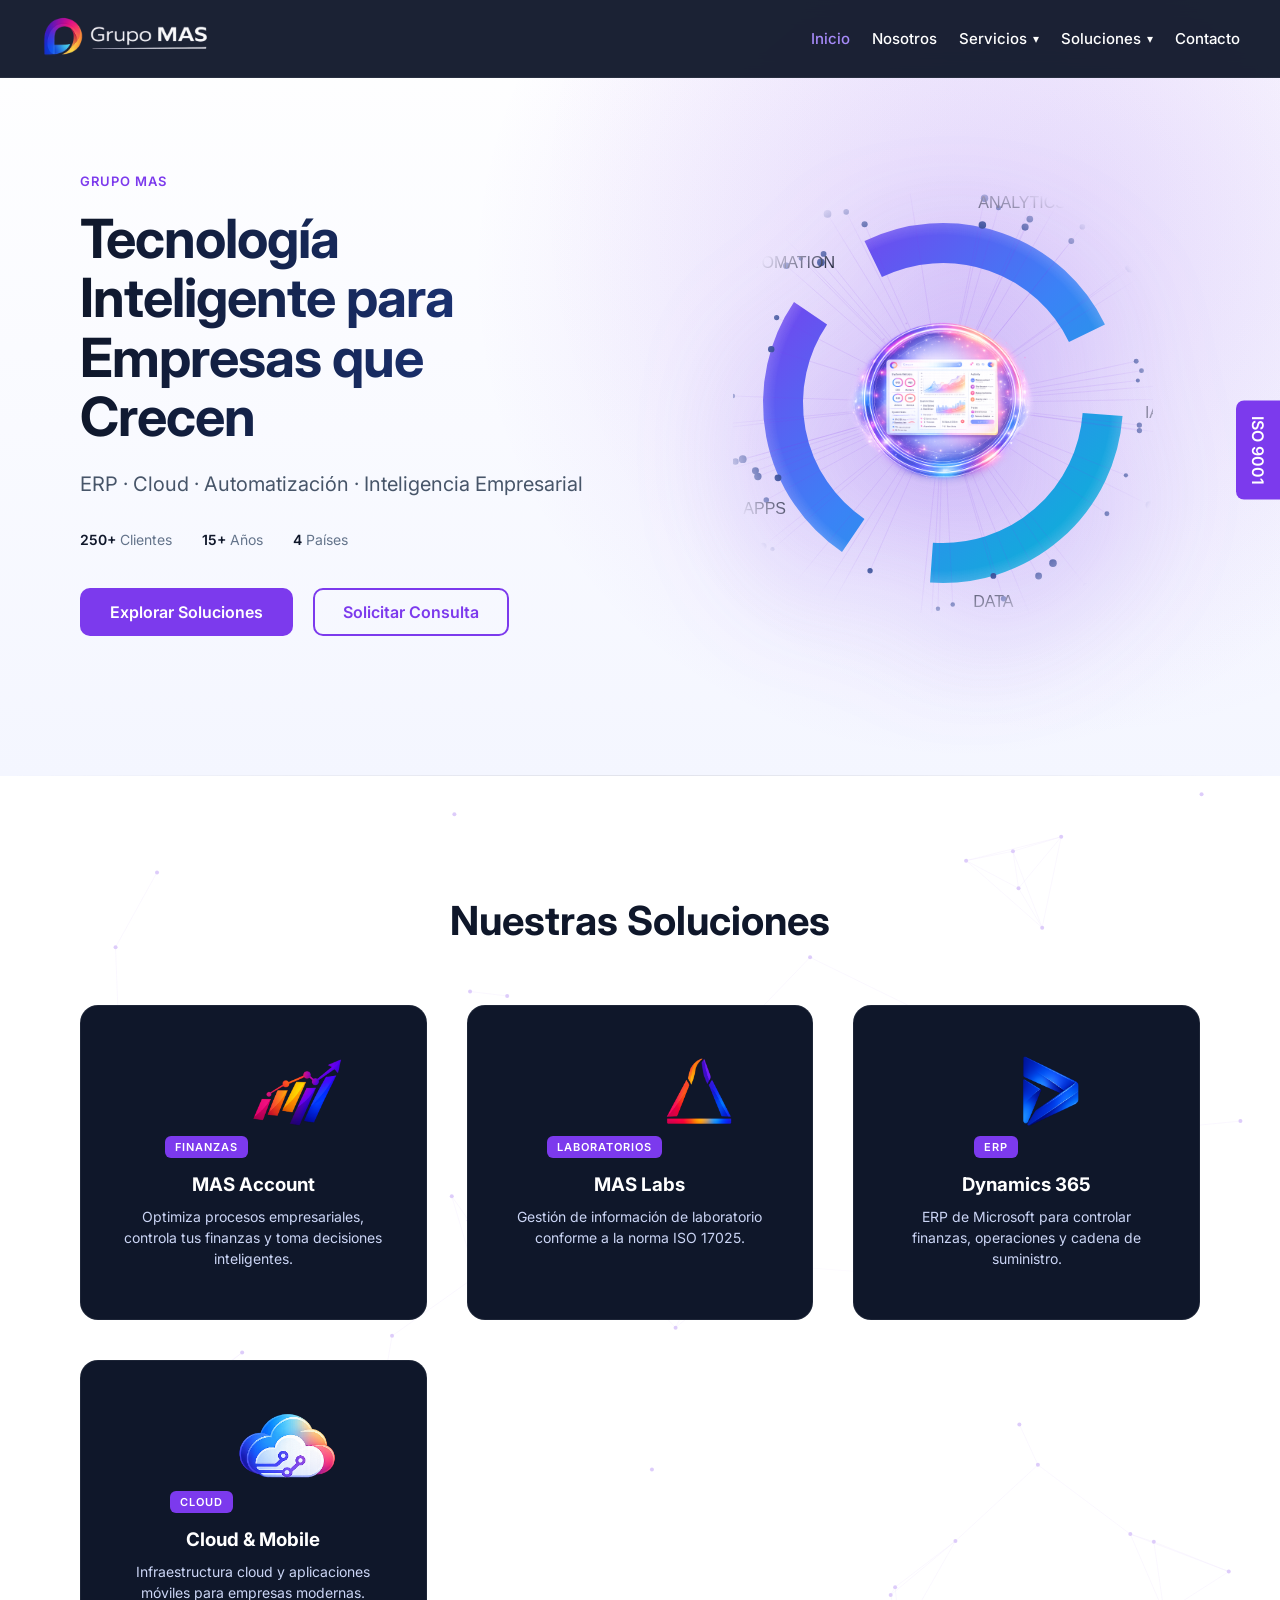
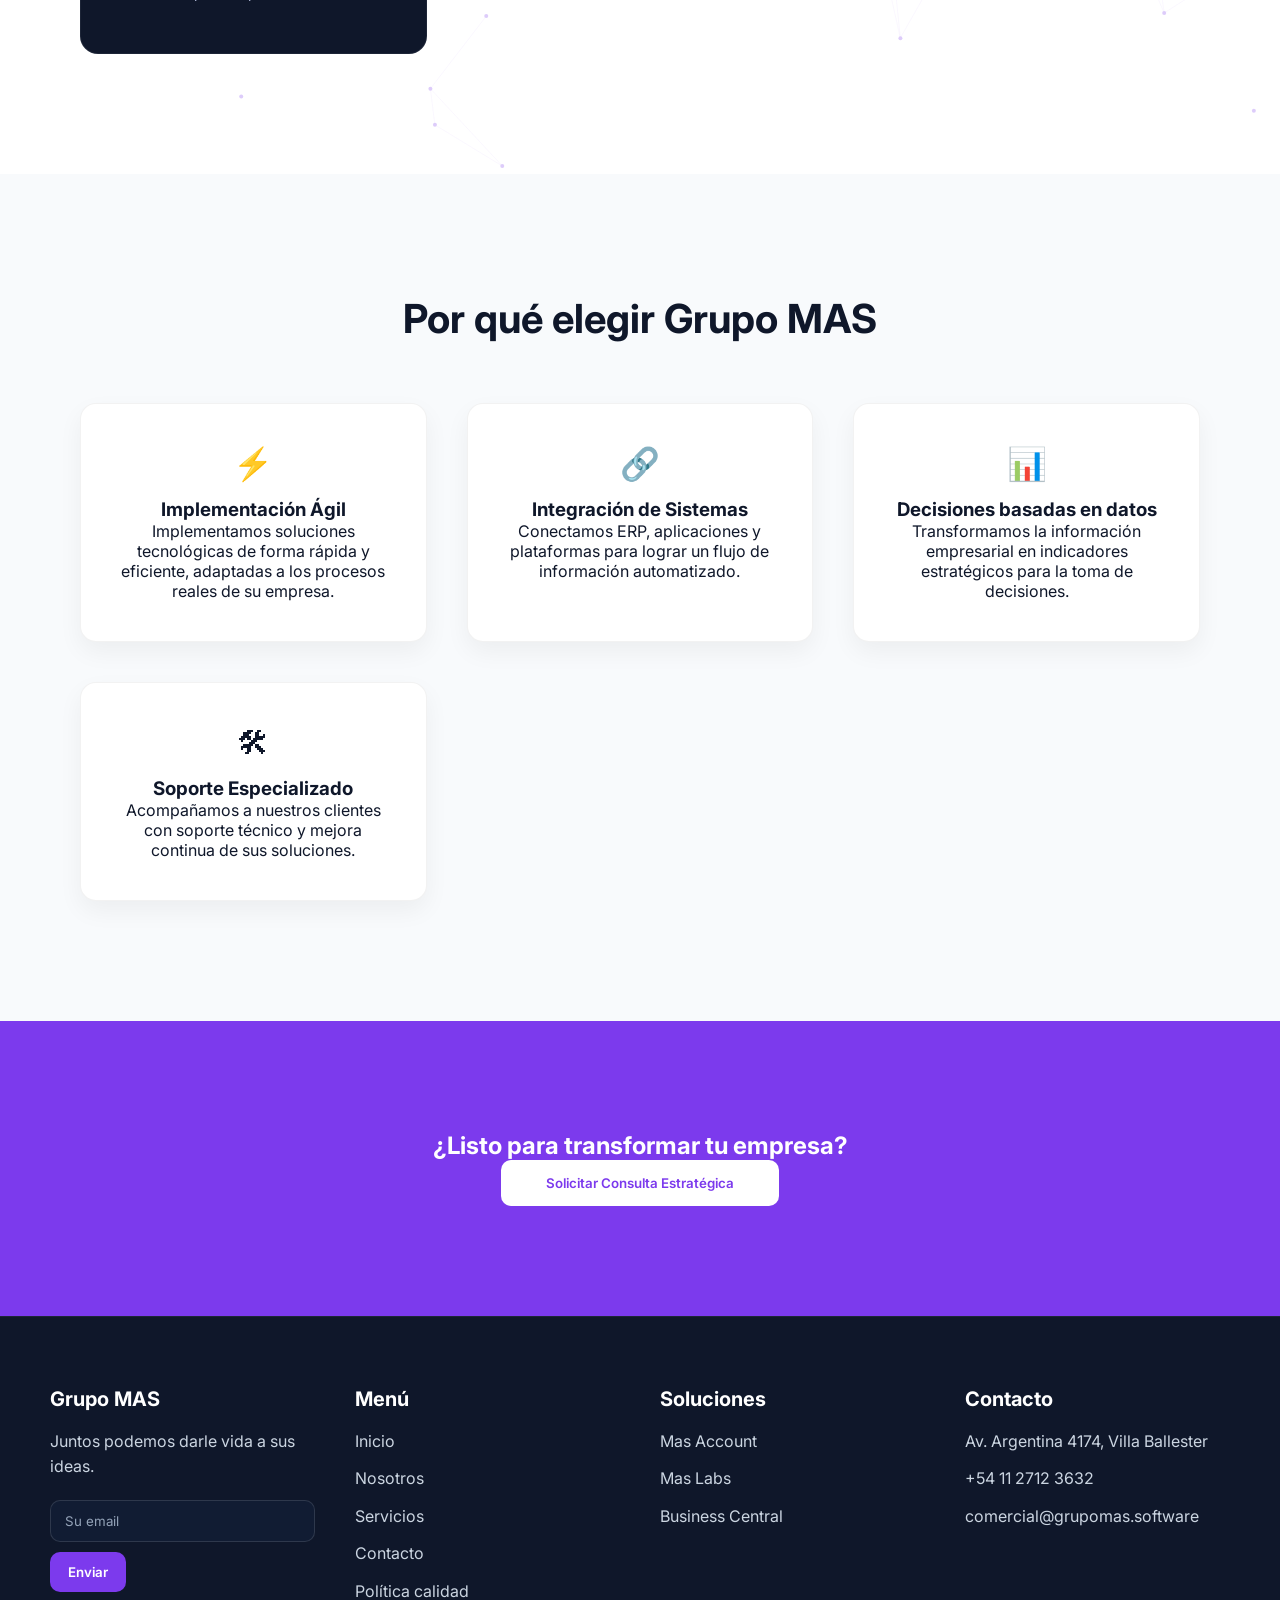
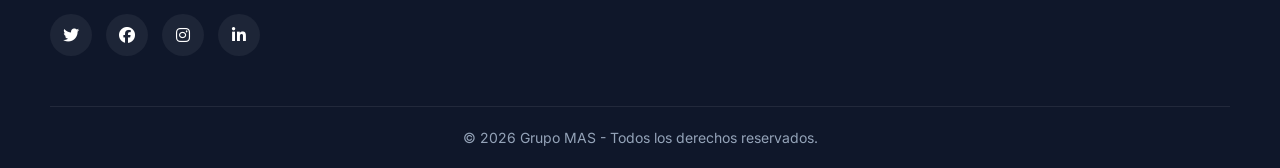
<file: grupomas_pro_website/index.html>
<!DOCTYPE html>
<html lang="es">
<head>
<meta charset="UTF-8">
<meta name="viewport" content="width=device-width, initial-scale=1.0">
<title>Grupo MAS | Tecnología Empresarial</title>

<link href="https://fonts.googleapis.com/css2?family=Inter:wght@400;500;600;700&display=swap" rel="stylesheet">
<link rel="stylesheet" href="https://cdnjs.cloudflare.com/ajax/libs/font-awesome/6.5.2/css/all.min.css">

<style>
/* ================= ISO LATERAL ================= */
.iso-tab{
position:fixed;
right:0;
top:50%;
transform:translateY(-50%);
z-index:9999;
display:flex;
align-items:center;
}

.iso-button{
background:#7c3aed;
color:white;
padding:15px 12px;
font-weight:600;
cursor:pointer;
border-radius:8px 0 0 8px;
writing-mode:vertical-rl;
text-orientation:mixed;
}

.iso-panel{
width:0;
overflow:hidden;
background:white;
transition:width 0.4s ease;
box-shadow:-5px 0 20px rgba(0,0,0,0.2);
display:flex;
align-items:center;
justify-content:center;
}

.iso-panel img{
width:100%;
height:auto;
max-width:300px;
margin:20px;
}

.iso-panel.open{
width:340px;
}

/* ================= RESET ================= */
*{
margin:0;
padding:0;
box-sizing:border-box;
font-family:'Inter',sans-serif;
}

body{
background:#ffffff;
color:#0f172a;
overflow-x:hidden;
}

html{
scroll-behavior:smooth;
}

a{
text-decoration:none;
color:inherit;
}

/* ================= NAVBAR ================= */
.navbar{
position:fixed;
top:0;
left:0;
width:100%;
height:78px;
display:flex;
align-items:center;
z-index:1000;
background:rgba(15,23,42,0.95);
backdrop-filter:blur(10px);
border-bottom:1px solid rgba(255,255,255,0.06);
}

.navbar-inner{
width:min(1200px, calc(100% - 40px));
margin:0 auto;
display:flex;
align-items:center;
justify-content:space-between;
gap:20px;
}

.logo-link{
display:flex;
align-items:center;
flex-shrink:0;
}

.logo{
height:46px;
width:auto;
max-height:46px;
object-fit:contain;
display:block;
}

.nav-links{
list-style:none;
display:flex;
align-items:center;
gap:22px;
}

.nav-links > li{
position:relative;
}

.nav-links a{
color:#fff;
font-size:15px;
font-weight:500;
transition:0.3s;
display:flex;
align-items:center;
gap:6px;
}

.nav-links a:hover,
.nav-links a.active{
color:#a78bfa;
}

.arrow{
font-size:12px;
}

.nav-cta{
padding:10px 16px;
background:#7c3aed;
border-radius:10px;
font-weight:700;
}

.nav-cta:hover{
background:#6d28d9;
color:#fff !important;
}

.has-dropdown .dropdown-menu{
position:absolute;
top:calc(100% + 14px);
left:0;
min-width:220px;
background:#ffffff;
border:1px solid rgba(15,23,42,0.08);
border-radius:16px;
box-shadow:0 20px 40px rgba(15,23,42,0.12);
padding:10px 0;
list-style:none;
opacity:0;
visibility:hidden;
transform:translateY(8px);
transition:all 0.25s ease;
z-index:1001;
}

.has-dropdown:hover .dropdown-menu{
opacity:1;
visibility:visible;
transform:translateY(0);
}

.dropdown-menu li{
width:100%;
}

.dropdown-menu a{
color:#0f172a;
padding:11px 16px;
display:block;
font-size:14px;
font-weight:500;
}

.dropdown-menu a:hover{
background:#f8fafc;
color:#7c3aed;
}

.nav-toggle{
display:none;
background:none;
border:none;
color:white;
font-size:28px;
cursor:pointer;
}

/* ================= HERO ================= */
.hero{
padding:170px 80px 140px;
position:relative;
overflow:hidden;
background:
radial-gradient(circle at 75% 35%, rgba(124,58,237,0.15) 0%, transparent 45%),
linear-gradient(180deg,#ffffff 0%,#f4f6ff 100%);
}

/* halo grande decorativo */
.hero::before{
content:"";
position:absolute;
width:1100px;
height:1100px;
background:radial-gradient(circle, rgba(124,58,237,0.08) 0%, transparent 70%);
top:-350px;
right:-350px;
z-index:0;
}

/* línea inferior elegante */
.hero::after{
content:"";
position:absolute;
bottom:0;
left:0;
width:100%;
height:1px;
background:linear-gradient(90deg, transparent, rgba(0,0,0,0.08), transparent);
}

.hero-container{
position:relative;
z-index:1;
max-width:1200px;
margin:auto;
display:flex;
align-items:center;
justify-content:space-between;
gap:90px;
}

.hero-text{
flex:1;
}

.hero-badge{
display:inline-block;
font-size:13px;
font-weight:600;
letter-spacing:1px;
text-transform:uppercase;
color:#7c3aed;
margin-bottom:20px;
}

.hero-text h1{
font-size:54px;
font-weight:700;
line-height:1.1;
margin-bottom:25px;
letter-spacing:-1px;
background:linear-gradient(90deg,#0f172a,#1e3a8a);
-webkit-background-clip:text;
-webkit-text-fill-color:transparent;
}

.hero-text p{
font-size:20px;
color:#475569;
margin-bottom:35px;
}

.hero-stats{
display:flex;
gap:30px;
margin-bottom:40px;
font-size:14px;
color:#64748b;
}

.hero-stats span{
font-weight:600;
color:#0f172a;
}

.hero-buttons{
display:flex;
gap:20px;
}

.btn-primary{
background:#7c3aed;
color:white;
padding:14px 30px;
border-radius:10px;
text-decoration:none;
font-weight:600;
transition:0.3s ease;
}

.btn-primary:hover{
transform:translateY(-3px);
box-shadow:0 15px 30px rgba(124,58,237,0.4);
}

.btn-secondary{
border:2px solid #7c3aed;
color:#7c3aed;
padding:12px 28px;
border-radius:10px;
text-decoration:none;
font-weight:600;
transition:0.3s ease;
}

.btn-secondary:hover{
background:#7c3aed;
color:white;
}

/* ================= AI VISUAL ================= */
.hero-visual{
flex:1;
display:flex;
justify-content:center;
align-items:center;
}

#aiCanvas{
width:420px;
height:420px;
filter:drop-shadow(0 40px 60px rgba(124,58,237,0.35));
}

/* ================= SECTION ================= */
.section{
padding:120px 80px;
text-align:center;
position:relative;
overflow:hidden;
}

#bgNetwork{
position:absolute;
top:0;
left:0;
width:100%;
height:100%;
z-index:0;
opacity:0.25;
}

.section h2,
.grid{
position:relative;
z-index:2;
}

.section h2{
font-size:40px;
margin-bottom:60px;
}

/* ================= GRID ================= */
.grid{
display:grid;
grid-template-columns:repeat(auto-fit,minmax(280px,1fr));
gap:40px;
}

.card{
background:#0f172a;
color:white;
padding:50px 40px;
border-radius:18px;
border:1px solid rgba(255,255,255,0.06);
transition:0.4s;
}

.card:hover{
transform:translateY(-8px);
box-shadow:0 25px 50px rgba(0,0,0,0.3);
}

.icon{
height:70px;
margin-bottom:25px;
}

.tag{
display:inline-block;
font-size:11px;
letter-spacing:1px;
background:#7c3aed;
padding:4px 10px;
border-radius:6px;
margin-bottom:15px;
font-weight:600;
}

.card p{
font-size:14px;
color:#cbd5f5;
margin-top:10px;
line-height:1.5;
}

/* ================= WHY SECTION ================= */
.why{
background:#f8fafc;
}

.why-card{
background:white;
padding:40px 35px;
border-radius:16px;
border:1px solid rgba(0,0,0,0.05);
box-shadow:0 10px 25px rgba(0,0,0,0.05);
transition:0.3s;
}

.why-card:hover{
transform:translateY(-6px);
box-shadow:0 20px 40px rgba(0,0,0,0.08);
}

.why-icon{
font-size:32px;
margin-bottom:15px;
}

/* ================= METRICS ================= */
.metrics{
background:#eef2ff;
}

.metric-number{
font-size:48px;
font-weight:700;
color:#7c3aed;
}

/* ================= SUCURSALES ================= */
.branches{
background:#f8fafc;
}

.branch{
background:white;
padding:30px;
border-radius:15px;
border:1px solid rgba(0,0,0,0.05);
box-shadow:0 10px 25px rgba(0,0,0,0.05);
}

.branch img{
width:45px;
margin-bottom:15px;
}

/* ================= CTA ================= */
.cta{
background:#7c3aed;
color:white;
padding:110px 40px;
text-align:center;
}

.cta button{
background:white;
color:#7c3aed;
padding:15px 45px;
border:none;
border-radius:10px;
font-weight:600;
transition:0.3s;
cursor:pointer;
}

.cta button:hover{
transform:translateY(-3px);
}

/* ================= FOOTER ================= */
.footer{
background:#0f172a;
color:#e2e8f0;
padding:70px 50px 0;
border-top:1px solid rgba(255,255,255,0.06);
text-align:left;
}

.container{
max-width:1200px;
margin:0 auto;
width:100%;
}

.footer-grid{
display:grid;
grid-template-columns:repeat(4, minmax(0, 1fr));
gap:40px;
align-items:start;
}

.footer h3{
font-size:20px;
font-weight:700;
margin-bottom:18px;
color:#ffffff;
}

.footer p{
color:#cbd5e1;
line-height:1.6;
margin-bottom:18px;
}

.footer ul{
list-style:none;
padding:0;
margin:0;
}

.footer ul li{
margin-bottom:12px;
color:#cbd5e1;
line-height:1.6;
}

.footer ul li a{
color:#cbd5e1;
transition:0.3s ease;
}

.footer ul li a:hover{
color:#a78bfa;
}

.newsletter{
display:flex;
gap:10px;
margin:20px 0 22px;
flex-wrap:wrap;
}

.newsletter input{
flex:1;
min-width:220px;
padding:12px 14px;
border-radius:10px;
border:1px solid rgba(255,255,255,0.12);
background:#111c33;
color:#ffffff;
outline:none;
}

.newsletter input::placeholder{
color:#94a3b8;
}

.newsletter button{
padding:12px 18px;
border:none;
border-radius:10px;
background:#7c3aed;
color:#ffffff;
font-weight:600;
cursor:pointer;
transition:0.3s ease;
}

.newsletter button:hover{
background:#6d28d9;
transform:translateY(-2px);
}

.social{
display:flex;
gap:14px;
align-items:center;
flex-wrap:wrap;
}

.social a{
width:42px;
height:42px;
border-radius:50%;
display:flex;
align-items:center;
justify-content:center;
background:rgba(255,255,255,0.06);
color:#ffffff;
transition:0.3s ease;
font-size:16px;
}

.social a:hover{
background:#7c3aed;
transform:translateY(-3px);
}

.footer-bottom{
margin-top:50px;
padding:22px 0;
text-align:center;
border-top:1px solid rgba(255,255,255,0.08);
color:#94a3b8;
font-size:14px;
}

/* ================= RESPONSIVE ================= */
@media (max-width: 1080px){
.hero-container{
flex-direction:column;
text-align:center;
gap:50px;
}

.hero-stats{
justify-content:center;
flex-wrap:wrap;
}

.hero-buttons{
justify-content:center;
flex-wrap:wrap;
}
}

@media (max-width: 900px){
.nav-toggle{
display:block;
}

.nav-links{
position:absolute;
top:78px;
left:0;
width:100%;
background:rgba(15,23,42,0.98);
flex-direction:column;
align-items:flex-start;
padding:22px 20px;
display:none;
gap:14px;
}

.nav-links.show{
display:flex;
}

.nav-links > li{
width:100%;
}

.nav-links > li > a{
width:100%;
justify-content:space-between;
}

.has-dropdown .dropdown-menu{
position:static;
opacity:1;
visibility:visible;
transform:none;
background:rgba(255,255,255,0.04);
border:1px solid rgba(255,255,255,0.08);
box-shadow:none;
margin-top:10px;
display:none;
width:100%;
}

.has-dropdown.open .dropdown-menu{
display:block;
}

.dropdown-menu a{
color:#e2e8f0;
}

.dropdown-menu a:hover{
background:rgba(255,255,255,0.06);
color:#c4b5fd;
}

.footer-grid{
grid-template-columns:repeat(2, minmax(0, 1fr));
}
}

@media (max-width: 820px){
.hero{
padding:145px 24px 90px;
}

.section{
padding:90px 24px;
}

.hero-text h1{
font-size:40px;
}

.hero-text p{
font-size:18px;
}

.section h2{
font-size:32px;
}

#aiCanvas{
width:320px;
height:320px;
}

.iso-tab{
display:none;
}

.footer{
padding:55px 24px 0;
}
}

@media (max-width: 640px){
.footer-grid{
grid-template-columns:1fr;
gap:30px;
}

.newsletter{
flex-direction:column;
}

.newsletter input,
.newsletter button{
width:100%;
}
}

@media (max-width: 520px){
.hero-text h1{
font-size:32px;
}

.hero-buttons{
flex-direction:column;
}

.hero-stats{
flex-direction:column;
gap:12px;
}
}
</style>
</head>

<body>

<!-- ================= ISO ================= -->
<div class="iso-tab">
  <div class="iso-button" onclick="toggleISO()">ISO 9001</div>
  <div class="iso-panel" id="isoPanel">
    <img src="assets/images/ISO.jpg" alt="ISO 9001">
  </div>
</div>

<!-- ================= NAVBAR ================= -->
<header class="navbar">
  <div class="navbar-inner">
    <a href="index.html" class="logo-link">
      <img src="assets/images/logo.png" class="logo" alt="Grupo MAS">
    </a>

    <button class="nav-toggle" onclick="toggleMenu()">☰</button>

    <nav>
      <ul class="nav-links" id="navLinks">
        <li><a href="https://grupomas.software" class="active">Inicio</a></li>
        <li><a href="Nosotros.html">Nosotros</a></li>

        <li class="has-dropdown">
          <a href="Servicios.html">Servicios <span class="arrow">▾</span></a>
          <ul class="dropdown-menu">
            <li><a href="Servicios.html#adaptacion">Adaptación / Localización</a></li>
            <li><a href="Servicios.html#desarrollo">Desarrollo</a></li>
            <li><a href="Servicios.html#consultoria">Consultoría Funcional</a></li>
            <li><a href="Servicios.html#arca">Servicios ARCA</a></li>
            <li><a href="Servicios.html#movil">Desarrollo Móvil</a></li>
          </ul>
        </li>

        <li class="has-dropdown">
          <a href="#">Soluciones <span class="arrow">▾</span></a>
          <ul class="dropdown-menu">
            <li><a href="https://www.masaccount.com.ar/" target="_blank">Mas Account</a></li>
            <li><a href="https://www.maslabs.com.ar/" target="_blank">Mas Labs</a></li>
            <li><a href="https://www.microsoft.com/es-es/dynamics-365/products/business-central">Business Central</a></li>
          </ul>
        </li>

        <li><a href="contacto.html">Contacto</a></li>
      </ul>
    </nav>
  </div>
</header>

<section class="hero">
  <div class="hero-container">
    <div class="hero-text">
      <div class="hero-badge">GRUPO MAS</div>
      <h1>Tecnología Inteligente para Empresas que Crecen</h1>
      <p>ERP · Cloud · Automatización · Inteligencia Empresarial</p>

      <div class="hero-stats">
        <div><span>250+</span> Clientes</div>
        <div><span>15+</span> Años</div>
        <div><span>4</span> Países</div>
      </div>

      <div class="hero-buttons">
        <a href="#" class="btn-primary">Explorar Soluciones</a>
        <a href="contacto.html" class="btn-secondary">Solicitar Consulta</a>
      </div>
    </div>

    <div class="hero-visual">
      <canvas id="aiCanvas"></canvas>
    </div>
  </div>
</section>

<section class="section">
  <canvas id="bgNetwork"></canvas>

  <h2>Nuestras Soluciones</h2>
  <div class="grid">

    <div class="card">
      <span class="tag">FINANZAS</span>
      <img src="assets/icons/mas_account.png" class="icon" alt="MAS Account">
      <h3>MAS Account</h3>
      <p>Optimiza procesos empresariales, controla tus finanzas y toma decisiones inteligentes.</p>
    </div>

    <div class="card">
      <span class="tag">LABORATORIOS</span>
      <img src="assets/icons/mas_labs.png" class="icon" alt="MAS Labs">
      <h3>MAS Labs</h3>
      <p>Gestión de información de laboratorio conforme a la norma ISO 17025.</p>
    </div>

    <div class="card">
      <span class="tag">ERP</span>
      <img src="assets/icons/erp.png" class="icon" alt="Dynamics 365">
      <h3>Dynamics 365</h3>
      <p>ERP de Microsoft para controlar finanzas, operaciones y cadena de suministro.</p>
    </div>

    <div class="card">
      <span class="tag">CLOUD</span>
      <img src="assets/icons/cloud.png" class="icon" alt="Cloud & Mobile">
      <h3>Cloud & Mobile</h3>
      <p>Infraestructura cloud y aplicaciones móviles para empresas modernas.</p>
    </div>

  </div>
</section>

<section class="section why">
  <h2>Por qué elegir Grupo MAS</h2>

  <div class="grid">
    <div class="why-card">
      <div class="why-icon">⚡</div>
      <h3>Implementación Ágil</h3>
      <p>
        Implementamos soluciones tecnológicas de forma rápida y eficiente,
        adaptadas a los procesos reales de su empresa.
      </p>
    </div>

    <div class="why-card">
      <div class="why-icon">🔗</div>
      <h3>Integración de Sistemas</h3>
      <p>
        Conectamos ERP, aplicaciones y plataformas para lograr
        un flujo de información automatizado.
      </p>
    </div>

    <div class="why-card">
      <div class="why-icon">📊</div>
      <h3>Decisiones basadas en datos</h3>
      <p>
        Transformamos la información empresarial en indicadores
        estratégicos para la toma de decisiones.
      </p>
    </div>

    <div class="why-card">
      <div class="why-icon">🛠</div>
      <h3>Soporte Especializado</h3>
      <p>
        Acompañamos a nuestros clientes con soporte técnico
        y mejora continua de sus soluciones.
      </p>
    </div>
  </div>
</section>

<section class="cta">
  <h2>¿Listo para transformar tu empresa?</h2>
  <button onclick="window.location.href='contacto.html'">Solicitar Consulta Estratégica</button>
</section>

<!-- FOOTER -->
<footer class="footer">
  <div class="container footer-grid">
    <div>
      <h3>Grupo MAS</h3>
      <p>Juntos podemos darle vida a sus ideas.</p>

      <form class="newsletter">
        <input type="email" placeholder="Su email">
        <button type="submit">Enviar</button>
      </form>

      <div class="social">
        <a href="https://twitter.com/grupomas_soft?lang=en" target="_blank"><i class="fab fa-twitter"></i></a>
        <a href="https://www.facebook.com/GrupoMAS.Software/reviews/" target="_blank"><i class="fab fa-facebook"></i></a>
        <a href="https://www.instagram.com/grupomas.software/?hl=es-la" target="_blank"><i class="fab fa-instagram"></i></a>
        <a href="https://www.linkedin.com/company/1153944/admin/" target="_blank"><i class="fab fa-linkedin-in"></i></a>
      </div>
    </div>

    <div>
      <h3>Menú</h3>
      <ul>
        <li><a href="https://grupomas.software/">Inicio</a></li>
        <li><a href="Nosotros.html">Nosotros</a></li>
        <li><a href="Servicios.html">Servicios</a></li>
        <li><a href="contacto.html">Contacto</a></li>
        <li><a href="politica-calidad.html">Política calidad</a></li>
      </ul>
    </div>

    <div>
      <h3>Soluciones</h3>
      <ul>
        <li><a href="https://www.masaccount.com.ar/" target="_blank">Mas Account</a></li>
        <li><a href="https://www.maslabs.com.ar/" target="_blank">Mas Labs</a></li>
        <li><a href="./solution/business-central.html">Business Central</a></li>
      </ul>
    </div>

    <div>
      <h3>Contacto</h3>
      <ul>
        <li>Av. Argentina 4174, Villa Ballester</li>
        <li><a href="tel:+541127123632">+54 11 2712 3632</a></li>
        <li><a href="mailto:comercial@grupomas.software">comercial@grupomas.software</a></li>
      </ul>
    </div>
  </div>

  <div class="footer-bottom">
    © 2026 Grupo MAS - Todos los derechos reservados.
  </div>
</footer>

<script>
function toggleISO(){
  const panel = document.getElementById("isoPanel");
  panel.classList.toggle("open");
}

function toggleMenu(){
  const nav = document.getElementById("navLinks");
  nav.classList.toggle("show");
}

document.querySelectorAll(".has-dropdown > a").forEach(function(link){
  link.addEventListener("click", function(e){
    if(window.innerWidth <= 900){
      e.preventDefault();
      this.parentElement.classList.toggle("open");
    }
  });
});
</script>

<script>
const canvas = document.getElementById("aiCanvas");
const ctx = canvas.getContext("2d");

/* ===== CANVAS HI-RESOLUTION ===== */
const scale = window.devicePixelRatio || 1;
canvas.width = canvas.offsetWidth * scale;
canvas.height = canvas.offsetHeight * scale;
ctx.scale(scale,scale);

const centerX = canvas.offsetWidth/2;
const centerY = canvas.offsetHeight/2;

let mouseX = centerX;
let mouseY = centerY;

canvas.addEventListener("mousemove",(e)=>{
  const rect = canvas.getBoundingClientRect();
  mouseX = e.clientX - rect.left;
  mouseY = e.clientY - rect.top;
});

/* ================= IMAGEN CENTRAL ================= */
const dashboard = new Image();
dashboard.src = "assets/images/mas.logo.png";

/* ================= NODOS ================= */
const nodes = [];
const NODE_COUNT = 60;

for(let i=0;i<NODE_COUNT;i++){
  nodes.push({
    angle:Math.random()*Math.PI*2,
    radius:180 + Math.random()*70,
    speed:0.002 + Math.random()*0.003,
    size:2 + Math.random()*2
  });
}

/* ================= PALABRAS ================= */
const words = ["IA","DATA","APPS","AUTOMATION","ANALYTICS"];
let wordRotation = 0;

/* ================= ONDAS ================= */
function drawWaves(){
  for(let i=1;i<5;i++){
    ctx.beginPath();
    ctx.arc(centerX, centerY, 260 + i*30, 0, Math.PI*2);
    ctx.strokeStyle = "rgba(30,58,138,0.08)";
    ctx.lineWidth = 2;
    ctx.stroke();
  }
}

/* ================= ANILLO IA ================= */
function drawRing(){
  const radius = 160;
  const thickness = 40;
  ctx.lineWidth = thickness;
  const segments = 3;

  for(let i=0;i<segments;i++){
    const start = wordRotation + (i*(Math.PI*2/segments));
    const end = start + Math.PI/2;

    const gradient = ctx.createLinearGradient(
      centerX-radius,
      centerY-radius,
      centerX+radius,
      centerY+radius
    );

    gradient.addColorStop(0,"#7c3aed");
    gradient.addColorStop(0.5,"#3b82f6");
    gradient.addColorStop(1,"#06b6d4");

    ctx.strokeStyle = gradient;
    ctx.beginPath();
    ctx.arc(centerX, centerY, radius, start, end);
    ctx.stroke();
  }
}

/* ================= TEXTO ORBITANDO ================= */
function drawWords(){
  const radius = 210;
  ctx.font = "16px sans-serif";
  ctx.fillStyle = "#0f172a";
  ctx.textAlign = "center";

  words.forEach((word,i)=>{
    const angle = wordRotation + (i*(Math.PI*2/words.length));
    const x = centerX + Math.cos(angle)*radius;
    const y = centerY + Math.sin(angle)*radius;
    ctx.fillText(word,x,y);
  });
}

/* ================= NODOS ================= */
function drawNodes(){
  nodes.forEach(node=>{
    node.angle += node.speed;

    const x = centerX + Math.cos(node.angle)*node.radius;
    const y = centerY + Math.sin(node.angle)*node.radius;

    ctx.beginPath();
    ctx.moveTo(centerX,centerY);
    ctx.lineTo(x,y);
    ctx.strokeStyle = "rgba(124,58,237,0.10)";
    ctx.lineWidth = 1;
    ctx.stroke();

    const dx = x-mouseX;
    const dy = y-mouseY;
    const dist = Math.sqrt(dx*dx + dy*dy);

    if(dist < 60){
      ctx.beginPath();
      ctx.moveTo(mouseX,mouseY);
      ctx.lineTo(x,y);
      ctx.strokeStyle = "rgba(59,130,246,0.15)";
      ctx.lineWidth = 1;
      ctx.stroke();
    }

    ctx.beginPath();
    ctx.arc(x,y,node.size,0,Math.PI*2);
    ctx.fillStyle = "#1e3a8a";
    ctx.fill();
  });
}

/* ================= IMAGEN CENTRAL ================= */
function drawCore(){
  if(!dashboard.complete) return;

  const imgSize = Math.min(canvas.offsetWidth,canvas.offsetHeight) * 0.70;
  const ratio = dashboard.width / dashboard.height;

  let drawWidth = imgSize;
  let drawHeight = imgSize;

  if(ratio > 1){
    drawHeight = imgSize / ratio;
  }else{
    drawWidth = imgSize * ratio;
  }

  ctx.drawImage(
    dashboard,
    centerX - drawWidth/2,
    centerY - drawHeight/2,
    drawWidth,
    drawHeight
  );
}

/* ================= DIFUMINADO BORDE ================= */
function fadeEdges(){
  const gradient = ctx.createRadialGradient(
    centerX,
    centerY,
    canvas.offsetHeight*0.4,
    centerX,
    centerY,
    canvas.offsetHeight*0.55
  );

  gradient.addColorStop(0,"rgba(0,0,0,0)");
  gradient.addColorStop(1,"rgba(255,255,255,1)");

  ctx.globalCompositeOperation = "destination-out";
  ctx.fillStyle = gradient;
  ctx.beginPath();
  ctx.arc(centerX,centerY,canvas.offsetHeight,0,Math.PI*2);
  ctx.fill();
  ctx.globalCompositeOperation = "source-over";
}

/* ================= ANIMACION ================= */
function animate(){
  ctx.clearRect(0,0,canvas.offsetWidth,canvas.offsetHeight);
  drawWaves();
  drawRing();
  drawNodes();
  drawWords();
  drawCore();
  fadeEdges();
  wordRotation += 0.002;
  requestAnimationFrame(animate);
}

dashboard.onload = function(){
  animate();
};

if (dashboard.complete) {
  animate();
}
</script>

<script>
/* script del fondo */
const bgCanvas = document.getElementById("bgNetwork");
const bgCtx = bgCanvas.getContext("2d");

function resizeBG(){
  bgCanvas.width = bgCanvas.offsetWidth;
  bgCanvas.height = bgCanvas.offsetHeight;
}

resizeBG();
window.addEventListener("resize",resizeBG);

const particles = [];
const COUNT = 60;

for(let i=0;i<COUNT;i++){
  particles.push({
    x:Math.random()*bgCanvas.width,
    y:Math.random()*bgCanvas.height,
    vx:(Math.random()-0.5)*0.4,
    vy:(Math.random()-0.5)*0.4
  });
}

function animateBG(){
  bgCtx.clearRect(0,0,bgCanvas.width,bgCanvas.height);

  particles.forEach(p=>{
    p.x += p.vx;
    p.y += p.vy;

    if(p.x<0||p.x>bgCanvas.width) p.vx*=-1;
    if(p.y<0||p.y>bgCanvas.height) p.vy*=-1;

    bgCtx.beginPath();
    bgCtx.arc(p.x,p.y,2,0,Math.PI*2);
    bgCtx.fillStyle="#7c3aed";
    bgCtx.fill();

    particles.forEach(p2=>{
      const dx=p.x-p2.x;
      const dy=p.y-p2.y;
      const dist=Math.sqrt(dx*dx+dy*dy);

      if(dist<120){
        bgCtx.beginPath();
        bgCtx.moveTo(p.x,p.y);
        bgCtx.lineTo(p2.x,p2.y);
        bgCtx.strokeStyle="rgba(124,58,237,0.08)";
        bgCtx.stroke();
      }
    });
  });

  requestAnimationFrame(animateBG);
}

animateBG();
</script>

</body>
</html>
</file>
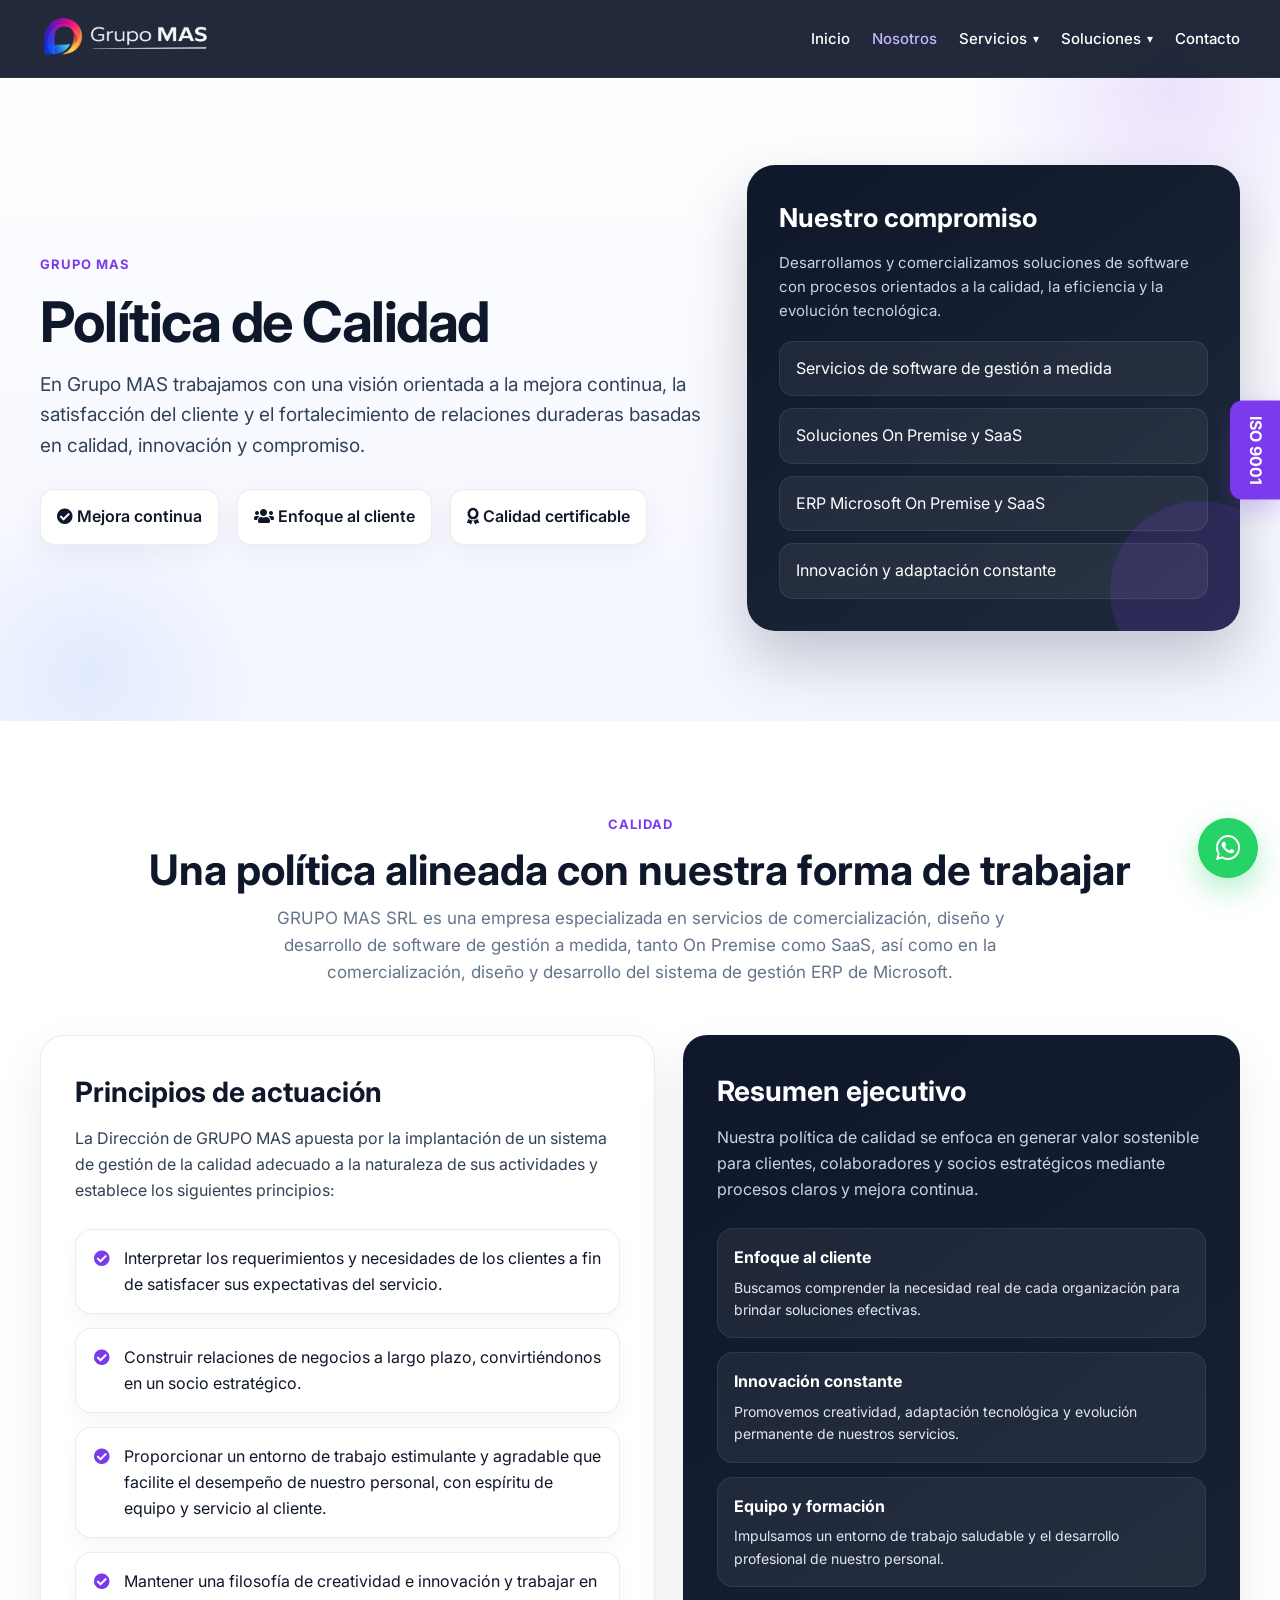
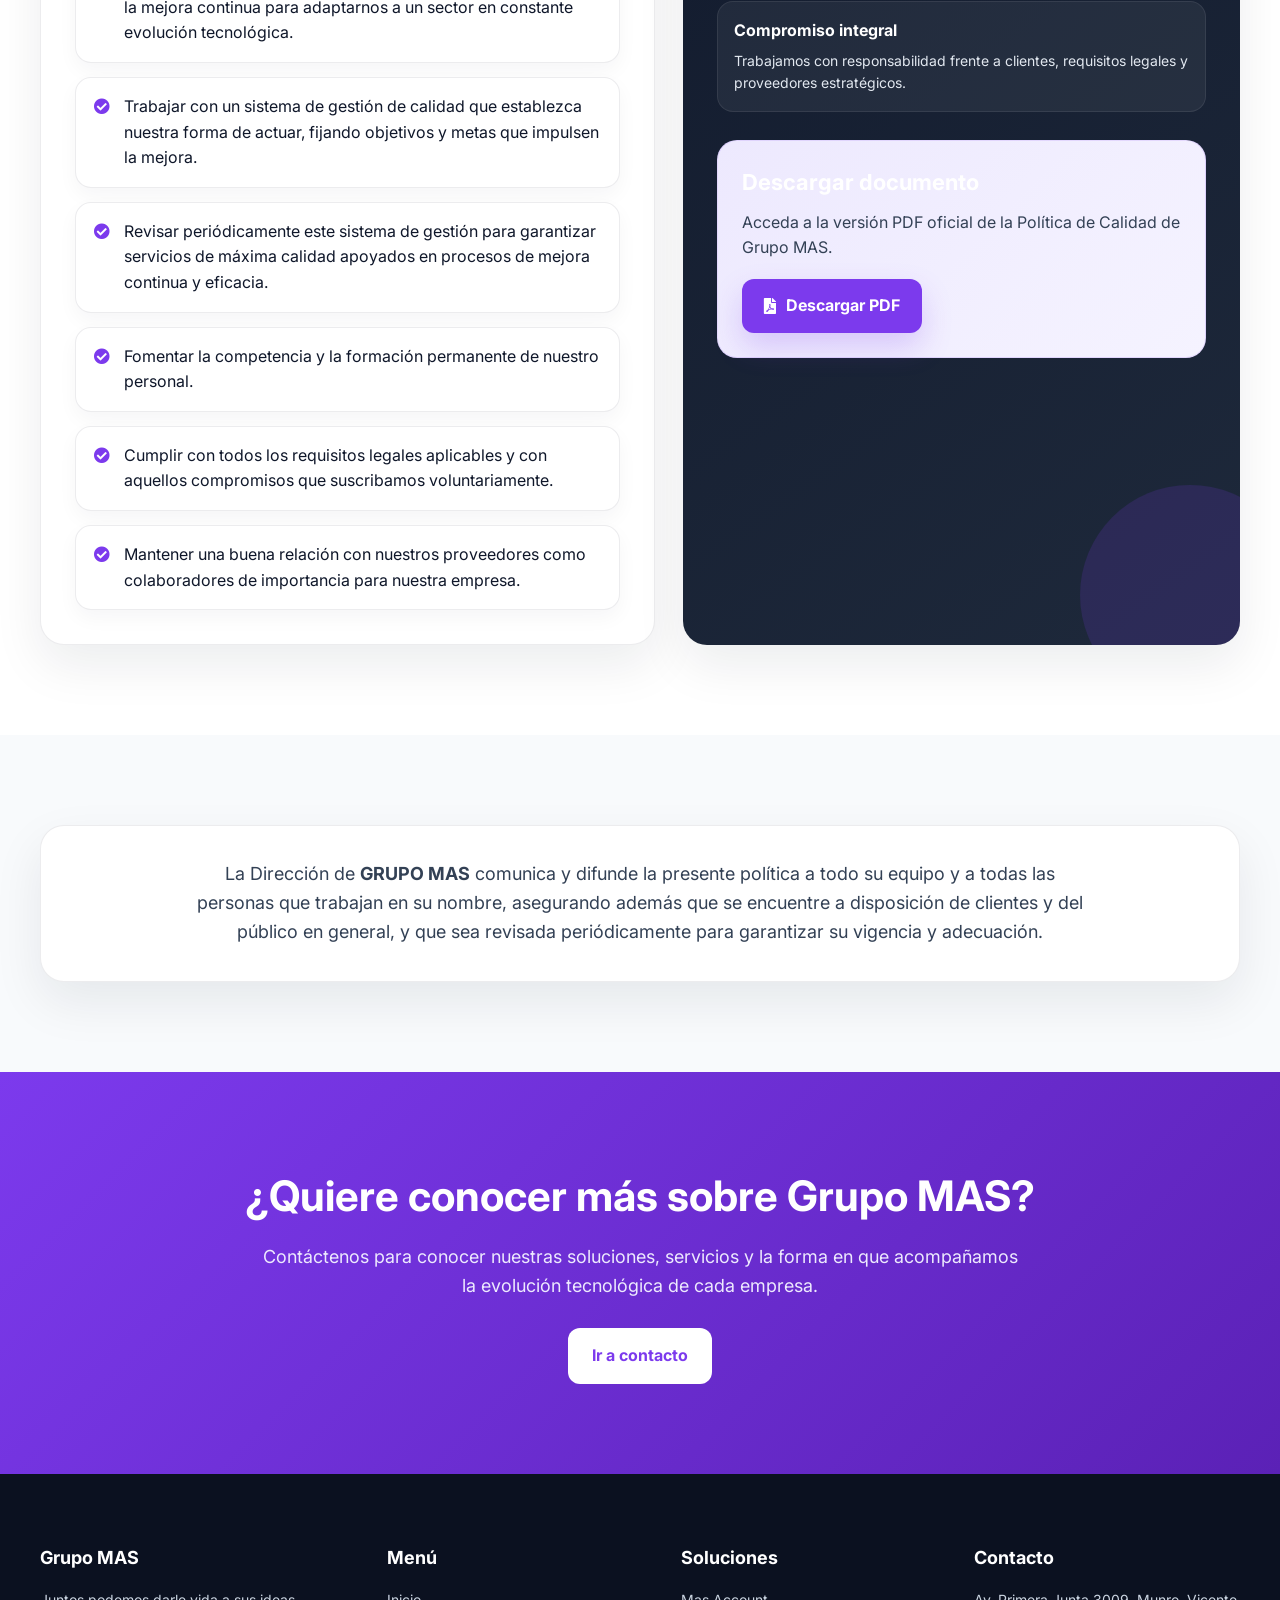
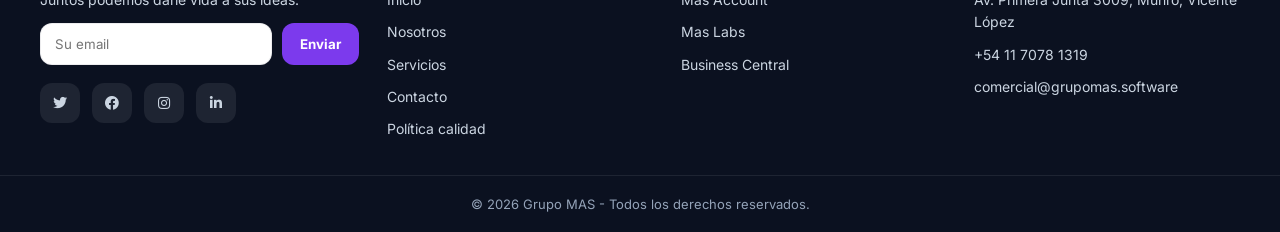
<file: grupomas_pro_website/politica-calidad.html>
<!DOCTYPE html>
<html lang="es">
<head>
  <meta charset="UTF-8">
  <meta name="viewport" content="width=device-width, initial-scale=1.0">
  <title>Grupo MAS | Política de Calidad</title>

  <link href="https://fonts.googleapis.com/css2?family=Inter:wght@400;500;600;700;800&display=swap" rel="stylesheet">
  <link rel="shortcut icon" href="../../public/img/ico/favicon.svg" type="image/x-icon">
  <link rel="stylesheet" href="https://pro.fontawesome.com/releases/v5.10.0/css/all.css" crossorigin="anonymous"/>

  <!-- Meta Pixel Code -->
  <script>
    !function(f,b,e,v,n,t,s)
    {if(f.fbq)return;n=f.fbq=function(){n.callMethod?
    n.callMethod.apply(n,arguments):n.queue.push(arguments)};
    if(!f._fbq)f._fbq=n;n.push=n;n.loaded=!0;n.version='2.0';
    n.queue=[];t=b.createElement(e);t.async=!0;
    t.src=v;s=b.getElementsByTagName(e)[0];
    s.parentNode.insertBefore(t,s)}(window, document,'script',
    'https://connect.facebook.net/en_US/fbevents.js');
    fbq('init', '253882330287530');
    fbq('track', 'PageView');
  </script>
  <noscript>
    <img height="1" width="1" style="display:none"
      src="https://www.facebook.com/tr?id=253882330287530&ev=PageView&noscript=1"/>
  </noscript>
  <!-- End Meta Pixel Code -->

  <style>
    :root{
      --primary:#7c3aed;
      --primary-dark:#6d28d9;
      --dark:#0f172a;
      --dark-2:#1e293b;
      --text:#334155;
      --muted:#64748b;
      --light:#f8fafc;
      --light-2:#eef2ff;
      --white:#ffffff;
      --border:rgba(15,23,42,0.08);
      --shadow:0 20px 50px rgba(15,23,42,0.08);
      --radius:22px;
    }

    *{
      margin:0;
      padding:0;
      box-sizing:border-box;
      font-family:'Inter',sans-serif;
    }

    html{
      scroll-behavior:smooth;
    }

    body{
      background:#fff;
      color:var(--dark);
      overflow-x:hidden;
      line-height:1.6;
    }

    a{
      text-decoration:none;
      color:inherit;
    }

    img{
      max-width:100%;
      display:block;
    }

    .container{
      width:min(1200px, calc(100% - 40px));
      margin:0 auto;
    }

    /* ISO lateral */
    .iso-tab{
      position:fixed;
      right:0;
      top:50%;
      transform:translateY(-50%);
      z-index:9999;
      display:flex;
      align-items:center;
    }

    .iso-button{
      background:var(--primary);
      color:white;
      padding:15px 12px;
      font-weight:700;
      cursor:pointer;
      border-radius:12px 0 0 12px;
      writing-mode:vertical-rl;
      text-orientation:mixed;
      box-shadow:0 10px 25px rgba(124,58,237,0.25);
    }

    .iso-panel{
      width:0;
      overflow:hidden;
      background:white;
      transition:width 0.35s ease;
      box-shadow:-8px 0 30px rgba(0,0,0,0.18);
      display:flex;
      align-items:center;
      justify-content:center;
      border-radius:16px 0 0 16px;
    }

    .iso-panel img{
      width:100%;
      height:auto;
      max-width:280px;
      margin:20px;
    }

    .iso-panel.open{
      width:320px;
    }

    /* NAVBAR */
    .navbar{
      position:fixed;
      top:0;
      left:0;
      width:100%;
      height:78px;
      display:flex;
      align-items:center;
      z-index:1000;
      background:rgba(15,23,42,0.92);
      backdrop-filter:blur(10px);
      border-bottom:1px solid rgba(255,255,255,0.06);
    }

    .navbar-inner{
      width:min(1200px, calc(100% - 40px));
      margin:0 auto;
      display:flex;
      align-items:center;
      justify-content:space-between;
      gap:20px;
    }

    .logo{
      height:46px;
      width:auto;
      max-height:46px;
      object-fit:contain;
      display:block;
    }

    .nav-links{
      list-style:none;
      display:flex;
      align-items:center;
      gap:22px;
    }

    .nav-links > li{
      position:relative;
    }

    .nav-links a{
      color:#fff;
      font-size:15px;
      font-weight:500;
      transition:0.3s;
      display:flex;
      align-items:center;
      gap:6px;
    }

    .nav-links a:hover,
    .nav-links a.active{
      color:#c4b5fd;
    }

    .arrow{
      font-size:12px;
    }

    .has-dropdown .dropdown-menu{
      position:absolute;
      top:calc(100% + 14px);
      left:0;
      min-width:230px;
      background:#ffffff;
      border:1px solid rgba(15,23,42,0.08);
      border-radius:16px;
      box-shadow:0 20px 40px rgba(15,23,42,0.12);
      padding:10px 0;
      list-style:none;
      opacity:0;
      visibility:hidden;
      transform:translateY(8px);
      transition:all 0.25s ease;
      z-index:1001;
    }

    .has-dropdown:hover .dropdown-menu{
      opacity:1;
      visibility:visible;
      transform:translateY(0);
    }

    .dropdown-menu a{
      color:#0f172a;
      padding:11px 16px;
      display:block;
      font-size:14px;
      font-weight:500;
    }

    .dropdown-menu a:hover{
      background:#f8fafc;
      color:var(--primary);
    }

    .nav-toggle{
      display:none;
      background:none;
      border:none;
      color:white;
      font-size:28px;
      cursor:pointer;
    }

    /* HERO */
    .hero{
      padding:165px 0 90px;
      background:linear-gradient(180deg,#ffffff 0%, #f4f6ff 100%);
      position:relative;
      overflow:hidden;
    }

    .hero::before{
      content:"";
      position:absolute;
      width:420px;
      height:420px;
      background:radial-gradient(circle, rgba(124,58,237,0.14) 0%, rgba(124,58,237,0) 70%);
      top:-120px;
      right:-100px;
    }

    .hero::after{
      content:"";
      position:absolute;
      width:340px;
      height:340px;
      background:radial-gradient(circle, rgba(59,130,246,0.10) 0%, rgba(59,130,246,0) 70%);
      bottom:-120px;
      left:-80px;
    }

    .hero-grid{
      display:grid;
      grid-template-columns:1.15fr 0.85fr;
      gap:40px;
      align-items:center;
      position:relative;
      z-index:1;
    }

    .badge{
      display:inline-block;
      font-size:13px;
      font-weight:700;
      letter-spacing:1px;
      text-transform:uppercase;
      color:var(--primary);
      margin-bottom:18px;
    }

    .hero h1{
      font-size:56px;
      line-height:1.05;
      letter-spacing:-1.5px;
      margin-bottom:18px;
    }

    .hero p{
      font-size:19px;
      color:var(--text);
      max-width:720px;
      margin-bottom:28px;
    }

    .hero-info{
      display:flex;
      flex-wrap:wrap;
      gap:18px;
      margin-top:10px;
    }

    .hero-info div{
      background:#fff;
      border:1px solid var(--border);
      box-shadow:0 10px 30px rgba(15,23,42,0.05);
      border-radius:14px;
      padding:14px 16px;
      color:var(--dark);
      font-weight:600;
    }

    .hero-side{
      background:linear-gradient(145deg, #0f172a 0%, #1e293b 100%);
      color:white;
      padding:32px;
      border-radius:28px;
      box-shadow:0 30px 60px rgba(15,23,42,0.22);
      position:relative;
      overflow:hidden;
    }

    .hero-side::before{
      content:"";
      position:absolute;
      inset:auto -50px -50px auto;
      width:180px;
      height:180px;
      border-radius:50%;
      background:rgba(124,58,237,0.16);
    }

    .hero-side-content{
      position:relative;
      z-index:1;
    }

    .hero-side h3{
      font-size:26px;
      margin-bottom:12px;
    }

    .hero-side p{
      color:#cbd5e1;
      font-size:15px;
      margin-bottom:18px;
    }

    .hero-side ul{
      list-style:none;
      display:grid;
      gap:12px;
    }

    .hero-side li{
      background:rgba(255,255,255,0.06);
      border:1px solid rgba(255,255,255,0.08);
      border-radius:14px;
      padding:14px 16px;
    }

    /* SECTIONS */
    .section{
      padding:90px 0;
    }

    .section.alt{
      background:var(--light);
    }

    .section-header{
      text-align:center;
      margin-bottom:48px;
    }

    .section-header .eyebrow{
      display:inline-block;
      color:var(--primary);
      font-size:13px;
      font-weight:700;
      text-transform:uppercase;
      letter-spacing:1px;
      margin-bottom:12px;
    }

    .section-header h2{
      font-size:42px;
      line-height:1.1;
      margin-bottom:12px;
    }

    .section-header p{
      max-width:760px;
      margin:0 auto;
      color:var(--muted);
      font-size:17px;
    }

    .content-grid{
      display:grid;
      grid-template-columns:1.05fr 0.95fr;
      gap:28px;
      align-items:stretch;
    }

    .content-card,
    .summary-card{
      border-radius:24px;
      padding:34px;
      box-shadow:var(--shadow);
    }

    .content-card{
      background:#fff;
      border:1px solid var(--border);
    }

    .summary-card{
      background:linear-gradient(145deg, #0f172a 0%, #1e293b 100%);
      color:white;
      position:relative;
      overflow:hidden;
    }

    .summary-card::before{
      content:"";
      position:absolute;
      width:220px;
      height:220px;
      border-radius:50%;
      background:rgba(124,58,237,0.16);
      right:-60px;
      bottom:-60px;
    }

    .summary-card > *{
      position:relative;
      z-index:1;
    }

    .card-title{
      font-size:28px;
      margin-bottom:12px;
    }

    .card-text{
      color:var(--text);
      margin-bottom:26px;
    }

    .summary-card .card-text{
      color:#cbd5e1;
    }

    .policy-list{
      list-style:none;
      display:grid;
      gap:14px;
      margin-top:24px;
    }

    .policy-list li{
      display:flex;
      align-items:flex-start;
      gap:14px;
      padding:16px 18px;
      border:1px solid var(--border);
      border-radius:16px;
      background:#fff;
      box-shadow:0 8px 20px rgba(15,23,42,0.04);
    }

    .policy-list li i{
      color:var(--primary);
      margin-top:4px;
      font-size:16px;
      flex-shrink:0;
    }

    .summary-points{
      display:grid;
      gap:14px;
      margin-top:22px;
    }

    .summary-point{
      background:rgba(255,255,255,0.06);
      border:1px solid rgba(255,255,255,0.08);
      border-radius:16px;
      padding:16px;
    }

    .summary-point h4{
      font-size:16px;
      margin-bottom:6px;
    }

    .summary-point p{
      color:#e2e8f0;
      font-size:14px;
    }

    .download-box{
      margin-top:28px;
      padding:24px;
      border-radius:20px;
      background:linear-gradient(135deg, #ede9fe 0%, #f5f3ff 100%);
      border:1px solid rgba(124,58,237,0.14);
    }

    .download-box h3{
      font-size:22px;
      margin-bottom:10px;
    }

    .download-box p{
      color:var(--text);
      margin-bottom:18px;
    }

    .btn-primary{
      display:inline-flex;
      align-items:center;
      justify-content:center;
      gap:10px;
      padding:14px 22px;
      border:none;
      border-radius:12px;
      background:var(--primary);
      color:white;
      font-weight:700;
      cursor:pointer;
      transition:0.25s ease;
      box-shadow:0 14px 30px rgba(124,58,237,0.22);
    }

    .btn-primary:hover{
      background:var(--primary-dark);
      transform:translateY(-2px);
      color:#fff;
    }

    .highlight{
      background:#fff;
      border:1px solid var(--border);
      border-radius:24px;
      padding:34px;
      box-shadow:var(--shadow);
      text-align:center;
    }

    .highlight p{
      font-size:18px;
      color:var(--text);
      max-width:900px;
      margin:0 auto;
    }

    /* CTA */
    .cta{
      padding:90px 0;
      background:linear-gradient(135deg, #7c3aed 0%, #5b21b6 100%);
      color:#fff;
      text-align:center;
    }

    .cta h2{
      font-size:42px;
      margin-bottom:14px;
    }

    .cta p{
      max-width:760px;
      margin:0 auto 28px;
      color:#ede9fe;
      font-size:18px;
    }

    .cta-btn{
      display:inline-flex;
      align-items:center;
      justify-content:center;
      padding:15px 24px;
      border-radius:12px;
      background:#fff;
      color:var(--primary);
      font-weight:700;
      transition:0.25s ease;
    }

    .cta-btn:hover{
      transform:translateY(-2px);
    }

    /* FOOTER */
    .footer{
      padding:70px 0 0;
      background:#0b1120;
      color:#cbd5e1;
    }

    .footer-grid{
      display:grid;
      grid-template-columns:1.2fr 1fr 1fr 1fr;
      gap:28px;
      padding-bottom:34px;
    }

    .footer h3{
      color:#fff;
      font-size:18px;
      margin-bottom:16px;
    }

    .footer p,
    .footer li,
    .footer a{
      font-size:14px;
      color:#cbd5e1;
    }

    .footer ul{
      list-style:none;
      display:grid;
      gap:10px;
    }

    .social{
      display:flex;
      gap:12px;
      margin-top:18px;
      flex-wrap:wrap;
    }

    .social a{
      width:40px;
      height:40px;
      border-radius:12px;
      background:rgba(255,255,255,0.08);
      display:flex;
      align-items:center;
      justify-content:center;
      transition:0.25s ease;
    }

    .social a:hover{
      background:var(--primary);
      color:#fff;
    }

    .newsletter{
      display:flex;
      gap:10px;
      flex-wrap:wrap;
      margin-top:12px;
    }

    .newsletter input{
      flex:1;
      min-width:180px;
      background:#fff;
      border:1px solid var(--border);
      border-radius:12px;
      padding:12px 14px;
    }

    .newsletter button{
      border:none;
      background:var(--primary);
      color:#fff;
      border-radius:12px;
      padding:12px 18px;
      font-weight:700;
      cursor:pointer;
    }

    .footer-bottom{
      border-top:1px solid rgba(255,255,255,0.08);
      padding:18px 0;
      text-align:center;
      font-size:13px;
      color:#94a3b8;
    }

    .btn-wsp{
      position:fixed;
      width:60px;
      height:60px;
      line-height:60px;
      bottom:22px;
      right:22px;
      background:#25d366;
      color:#fff;
      border-radius:50%;
      text-align:center;
      font-size:28px;
      box-shadow:0 12px 30px rgba(37,211,102,0.35);
      z-index:999;
      transition:0.25s ease;
    }

    .btn-wsp:hover{
      transform:translateY(-3px) scale(1.03);
      color:#fff;
    }

    @media (max-width: 1080px){
      .hero-grid,
      .content-grid,
      .footer-grid{
        grid-template-columns:1fr;
      }

      .hero h1{
        font-size:46px;
      }
    }

    @media (max-width: 900px){
      .nav-toggle{
        display:block;
      }

      .nav-links{
        position:absolute;
        top:78px;
        left:0;
        width:100%;
        background:rgba(15,23,42,0.98);
        flex-direction:column;
        align-items:flex-start;
        padding:22px 20px;
        display:none;
        gap:14px;
      }

      .nav-links.show{
        display:flex;
      }

      .nav-links > li{
        width:100%;
      }

      .nav-links > li > a{
        width:100%;
        justify-content:space-between;
      }

      .has-dropdown .dropdown-menu{
        position:static;
        opacity:1;
        visibility:visible;
        transform:none;
        background:rgba(255,255,255,0.04);
        border:1px solid rgba(255,255,255,0.08);
        box-shadow:none;
        margin-top:10px;
        display:none;
        width:100%;
      }

      .has-dropdown.open .dropdown-menu{
        display:block;
      }

      .dropdown-menu a{
        color:#e2e8f0;
      }

      .dropdown-menu a:hover{
        background:rgba(255,255,255,0.06);
        color:#c4b5fd;
      }
    }

    @media (max-width: 820px){
      .hero{
        padding:145px 0 80px;
      }

      .section,
      .cta{
        padding:80px 0;
      }

      .hero h1{
        font-size:40px;
      }

      .section-header h2,
      .cta h2{
        font-size:34px;
      }

      .iso-tab{
        display:none;
      }
    }

    @media (max-width: 520px){
      .container{
        width:min(100% - 24px, 1200px);
      }

      .hero h1{
        font-size:34px;
      }

      .hero p{
        font-size:17px;
      }

      .section-header h2,
      .cta h2{
        font-size:29px;
      }

      .content-card,
      .summary-card,
      .highlight{
        padding:24px;
      }

      .card-title{
        font-size:24px;
      }

      .btn-wsp{
        width:54px;
        height:54px;
        line-height:54px;
        font-size:24px;
      }
    }
  </style>
</head>
<body>

 <!-- ISO -->

<div class="iso-tab">
  <div class="iso-button" onclick="toggleISO()">
    ISO 9001
  </div>

  <div class="iso-panel" id="isoPanel">
    <img src="assets/images/ISO.jpg" alt="ISO 9001">
  </div>
</div>

<!-- NAVBAR -->

<header class="navbar">
  <div class="navbar-inner">
    <a href="https://grupomas.software" class="logo-link">
      <img src="assets/images/logo.png" class="logo" alt="Grupo MAS">
    </a>

    <button class="nav-toggle" onclick="toggleMenu()">☰</button>

    <nav>
      <ul class="nav-links" id="navLinks">
        <li><a href="https://grupomas.software">Inicio</a></li>
        <li><a href="Nosotros.html" class="active">Nosotros</a></li>

        <li class="has-dropdown">
          <a href="Servicios.html">Servicios <span class="arrow">▾</span></a>
          <ul class="dropdown-menu">
            <li><a href="Servicios.html#adaptacion">Adaptación / Localización</a></li>
            <li><a href="Servicios.html#desarrollo">Desarrollo</a></li>
            <li><a href="Servicios.html#consultoria">Consultoría Funcional</a></li>
            <li><a href="Servicios.html#arca">Servicios ARCA</a></li>
            <li><a href="Servicios.html#movil">Desarrollo Móvil</a></li>
          </ul>
        </li>

        <li class="has-dropdown">
          <a href="#">Soluciones <span class="arrow">▾</span></a>
          <ul class="dropdown-menu">
            <li><a href="https://www.masaccount.com.ar/" target="_blank">Mas Account</a></li>
            <li><a href="https://www.maslabs.com.ar/" target="_blank">Mas Labs</a></li>
            <li><a href="https://www.microsoft.com/es-es/dynamics-365/products/business-central">Business Central</a></li>
          </ul>
        </li>

        <li><a href="contacto.html">Contacto</a></li>
        
        
      </ul>
    </nav>
  </div>
</header>

  <!-- HERO -->
  <section class="hero">
    <div class="container hero-grid">
      <div>
        <span class="badge">GRUPO MAS</span>
        <h1>Política de Calidad</h1>
        <p>
          En Grupo MAS trabajamos con una visión orientada a la mejora continua,
          la satisfacción del cliente y el fortalecimiento de relaciones duraderas
          basadas en calidad, innovación y compromiso.
        </p>

        <div class="hero-info">
          <div><i class="fas fa-check-circle"></i> Mejora continua</div>
          <div><i class="fas fa-users"></i> Enfoque al cliente</div>
          <div><i class="fas fa-award"></i> Calidad certificable</div>
        </div>
      </div>

      <div class="hero-side">
        <div class="hero-side-content">
          <h3>Nuestro compromiso</h3>
          <p>
            Desarrollamos y comercializamos soluciones de software con procesos
            orientados a la calidad, la eficiencia y la evolución tecnológica.
          </p>
          <ul>
            <li>Servicios de software de gestión a medida</li>
            <li>Soluciones On Premise y SaaS</li>
            <li>ERP Microsoft On Premise y SaaS</li>
            <li>Innovación y adaptación constante</li>
          </ul>
        </div>
      </div>
    </div>
  </section>

  <!-- INTRO -->
  <section class="section">
    <div class="container">
      <div class="section-header">
        <span class="eyebrow">Calidad</span>
        <h2>Una política alineada con nuestra forma de trabajar</h2>
        <p>
          GRUPO MAS SRL es una empresa especializada en servicios de comercialización,
          diseño y desarrollo de software de gestión a medida, tanto On Premise como SaaS,
          así como en la comercialización, diseño y desarrollo del sistema de gestión ERP de Microsoft.
        </p>
      </div>

      <div class="content-grid">
        <div class="content-card">
          <h3 class="card-title">Principios de actuación</h3>
          <p class="card-text">
            La Dirección de GRUPO MAS apuesta por la implantación de un sistema de gestión
            de la calidad adecuado a la naturaleza de sus actividades y establece los
            siguientes principios:
          </p>

          <ul class="policy-list">
            <li><i class="fas fa-check-circle"></i><span>Interpretar los requerimientos y necesidades de los clientes a fin de satisfacer sus expectativas del servicio.</span></li>
            <li><i class="fas fa-check-circle"></i><span>Construir relaciones de negocios a largo plazo, convirtiéndonos en un socio estratégico.</span></li>
            <li><i class="fas fa-check-circle"></i><span>Proporcionar un entorno de trabajo estimulante y agradable que facilite el desempeño de nuestro personal, con espíritu de equipo y servicio al cliente.</span></li>
            <li><i class="fas fa-check-circle"></i><span>Mantener una filosofía de creatividad e innovación y trabajar en la mejora continua para adaptarnos a un sector en constante evolución tecnológica.</span></li>
            <li><i class="fas fa-check-circle"></i><span>Trabajar con un sistema de gestión de calidad que establezca nuestra forma de actuar, fijando objetivos y metas que impulsen la mejora.</span></li>
            <li><i class="fas fa-check-circle"></i><span>Revisar periódicamente este sistema de gestión para garantizar servicios de máxima calidad apoyados en procesos de mejora continua y eficacia.</span></li>
            <li><i class="fas fa-check-circle"></i><span>Fomentar la competencia y la formación permanente de nuestro personal.</span></li>
            <li><i class="fas fa-check-circle"></i><span>Cumplir con todos los requisitos legales aplicables y con aquellos compromisos que suscribamos voluntariamente.</span></li>
            <li><i class="fas fa-check-circle"></i><span>Mantener una buena relación con nuestros proveedores como colaboradores de importancia para nuestra empresa.</span></li>
          </ul>
        </div>

        <aside class="summary-card">
          <h3 class="card-title">Resumen ejecutivo</h3>
          <p class="card-text">
            Nuestra política de calidad se enfoca en generar valor sostenible para clientes,
            colaboradores y socios estratégicos mediante procesos claros y mejora continua.
          </p>

          <div class="summary-points">
            <div class="summary-point">
              <h4>Enfoque al cliente</h4>
              <p>Buscamos comprender la necesidad real de cada organización para brindar soluciones efectivas.</p>
            </div>

            <div class="summary-point">
              <h4>Innovación constante</h4>
              <p>Promovemos creatividad, adaptación tecnológica y evolución permanente de nuestros servicios.</p>
            </div>

            <div class="summary-point">
              <h4>Equipo y formación</h4>
              <p>Impulsamos un entorno de trabajo saludable y el desarrollo profesional de nuestro personal.</p>
            </div>

            <div class="summary-point">
              <h4>Compromiso integral</h4>
              <p>Trabajamos con responsabilidad frente a clientes, requisitos legales y proveedores estratégicos.</p>
            </div>
          </div>

          <div class="download-box">
            <h3>Descargar documento</h3>
            <p>Acceda a la versión PDF oficial de la Política de Calidad de Grupo MAS.</p>
            <a class="btn-primary" href="POL-CA-001 POLITICA DE CALIDAD GrupoMAS 2026.pdf" download>
              <i class="fas fa-file-pdf"></i>
              Descargar PDF
            </a>
          </div>
        </aside>
      </div>
    </div>
  </section>

  <!-- CIERRE -->
  <section class="section alt">
    <div class="container">
      <div class="highlight">
        <p>
          La Dirección de <strong>GRUPO MAS</strong> comunica y difunde la presente política
          a todo su equipo y a todas las personas que trabajan en su nombre, asegurando además
          que se encuentre a disposición de clientes y del público en general, y que sea revisada
          periódicamente para garantizar su vigencia y adecuación.
        </p>
      </div>
    </div>
  </section>

  <!-- CTA -->
  <section class="cta">
    <div class="container">
      <h2>¿Quiere conocer más sobre Grupo MAS?</h2>
      <p>
        Contáctenos para conocer nuestras soluciones, servicios y la forma en que acompañamos
        la evolución tecnológica de cada empresa.
      </p>
      <a href="../../views/contacto.html" class="cta-btn">Ir a contacto</a>
    </div>
  </section>

  <!-- FOOTER -->
  <footer class="footer">
    <div class="container footer-grid">
      <div>
        <h3>Grupo MAS</h3>
        <p>Juntos podemos darle vida a sus ideas.</p>

        <form class="newsletter">
          <input type="email" placeholder="Su email">
          <button type="submit">Enviar</button>
        </form>

        <div class="social">
          <a href="https://twitter.com/grupomas_soft?lang=en" target="_blank"><i class="fab fa-twitter"></i></a>
          <a href="https://www.facebook.com/GrupoMAS.Software/reviews/" target="_blank"><i class="fab fa-facebook"></i></a>
          <a href="https://www.instagram.com/grupomas.software/?hl=es-la" target="_blank"><i class="fab fa-instagram"></i></a>
          <a href="https://www.linkedin.com/company/1153944/admin/" target="_blank"><i class="fab fa-linkedin-in"></i></a>
        </div>
      </div>

      <div>
        <h3>Menú</h3>
        <ul>
          <li><a href="https://grupomas.software/">Inicio</a></li>
          <li><a href="Nosotros.html">Nosotros</a></li>
          <li><a href="Servicios.html">Servicios</a></li>
          <li><a href="contacto.html">Contacto</a></li>
          <li><a href="politica-calidad.html">Política calidad</a></li>
        </ul>
      </div>

      <div>
        <h3>Soluciones</h3>
        <ul>
          <li><a href="https://www.masaccount.com.ar/" target="_blank">Mas Account</a></li>
          <li><a href="https://www.maslabs.com.ar/" target="_blank">Mas Labs</a></li>
          <li><a href="../solution/business-central.html">Business Central</a></li>
        </ul>
      </div>

      <div>
        <h3>Contacto</h3>
        <ul>
          <li>Av. Primera Junta 3009, Munro, Vicente López</li>
          <li><a href="tel:+541170781319">+54 11 7078 1319</a></li>
          <li><a href="mailto:comercial@grupomas.software">comercial@grupomas.software</a></li>
        </ul>
      </div>
    </div>

    <div class="footer-bottom">
      © 2026 Grupo MAS - Todos los derechos reservados.
    </div>
  </footer>

  <a href="https://wa.me/5491127123632?text=Estoy%20contactándome%20desde%20la%20web%20" class="btn-wsp" target="_blank" aria-label="WhatsApp">
    <i class="fab fa-whatsapp"></i>
  </a>

  <script>
    function toggleISO(){
      const panel = document.getElementById("isoPanel");
      panel.classList.toggle("open");
    }

    function toggleMenu(){
      const nav = document.getElementById("navLinks");
      nav.classList.toggle("show");
    }

    document.querySelectorAll(".has-dropdown > a").forEach(function(link){
      link.addEventListener("click", function(e){
        if(window.innerWidth <= 900){
          e.preventDefault();
          this.parentElement.classList.toggle("open");
        }
      });
    });
  </script>

</body>
</html>
</file>
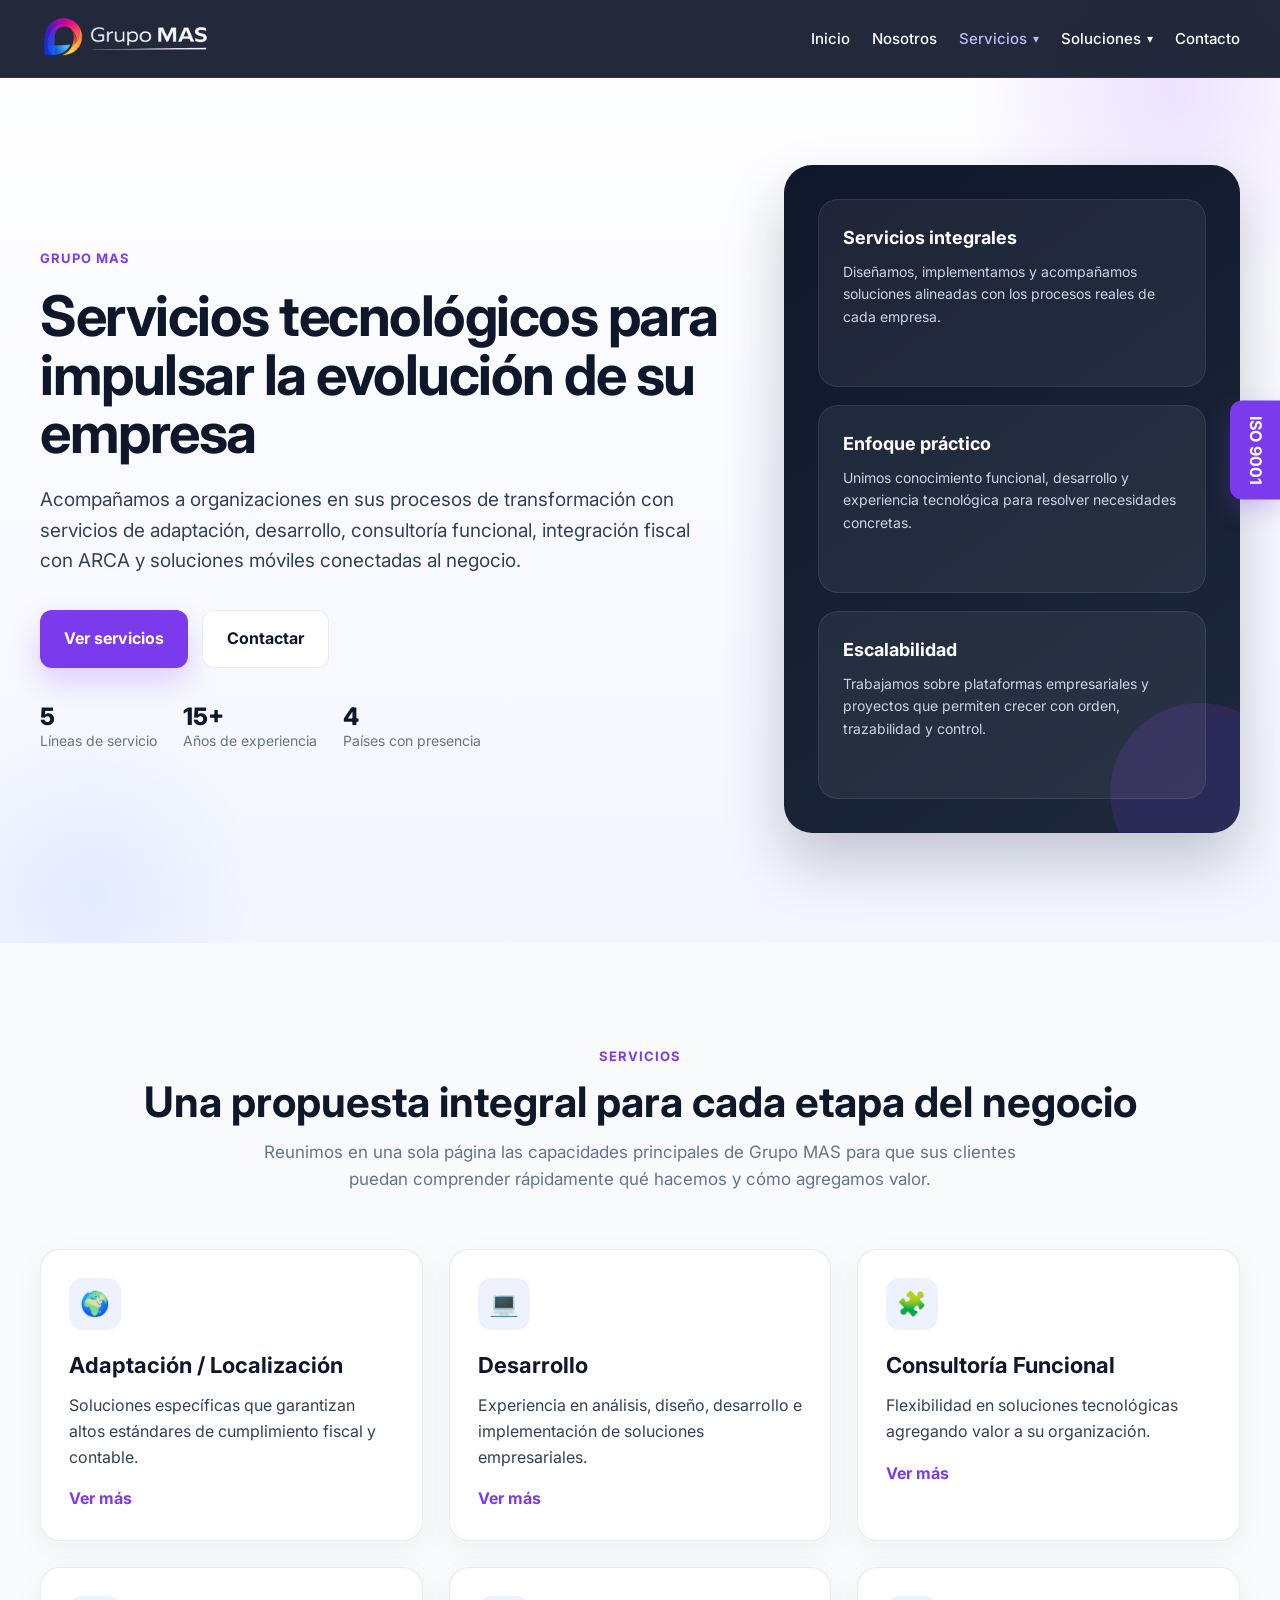
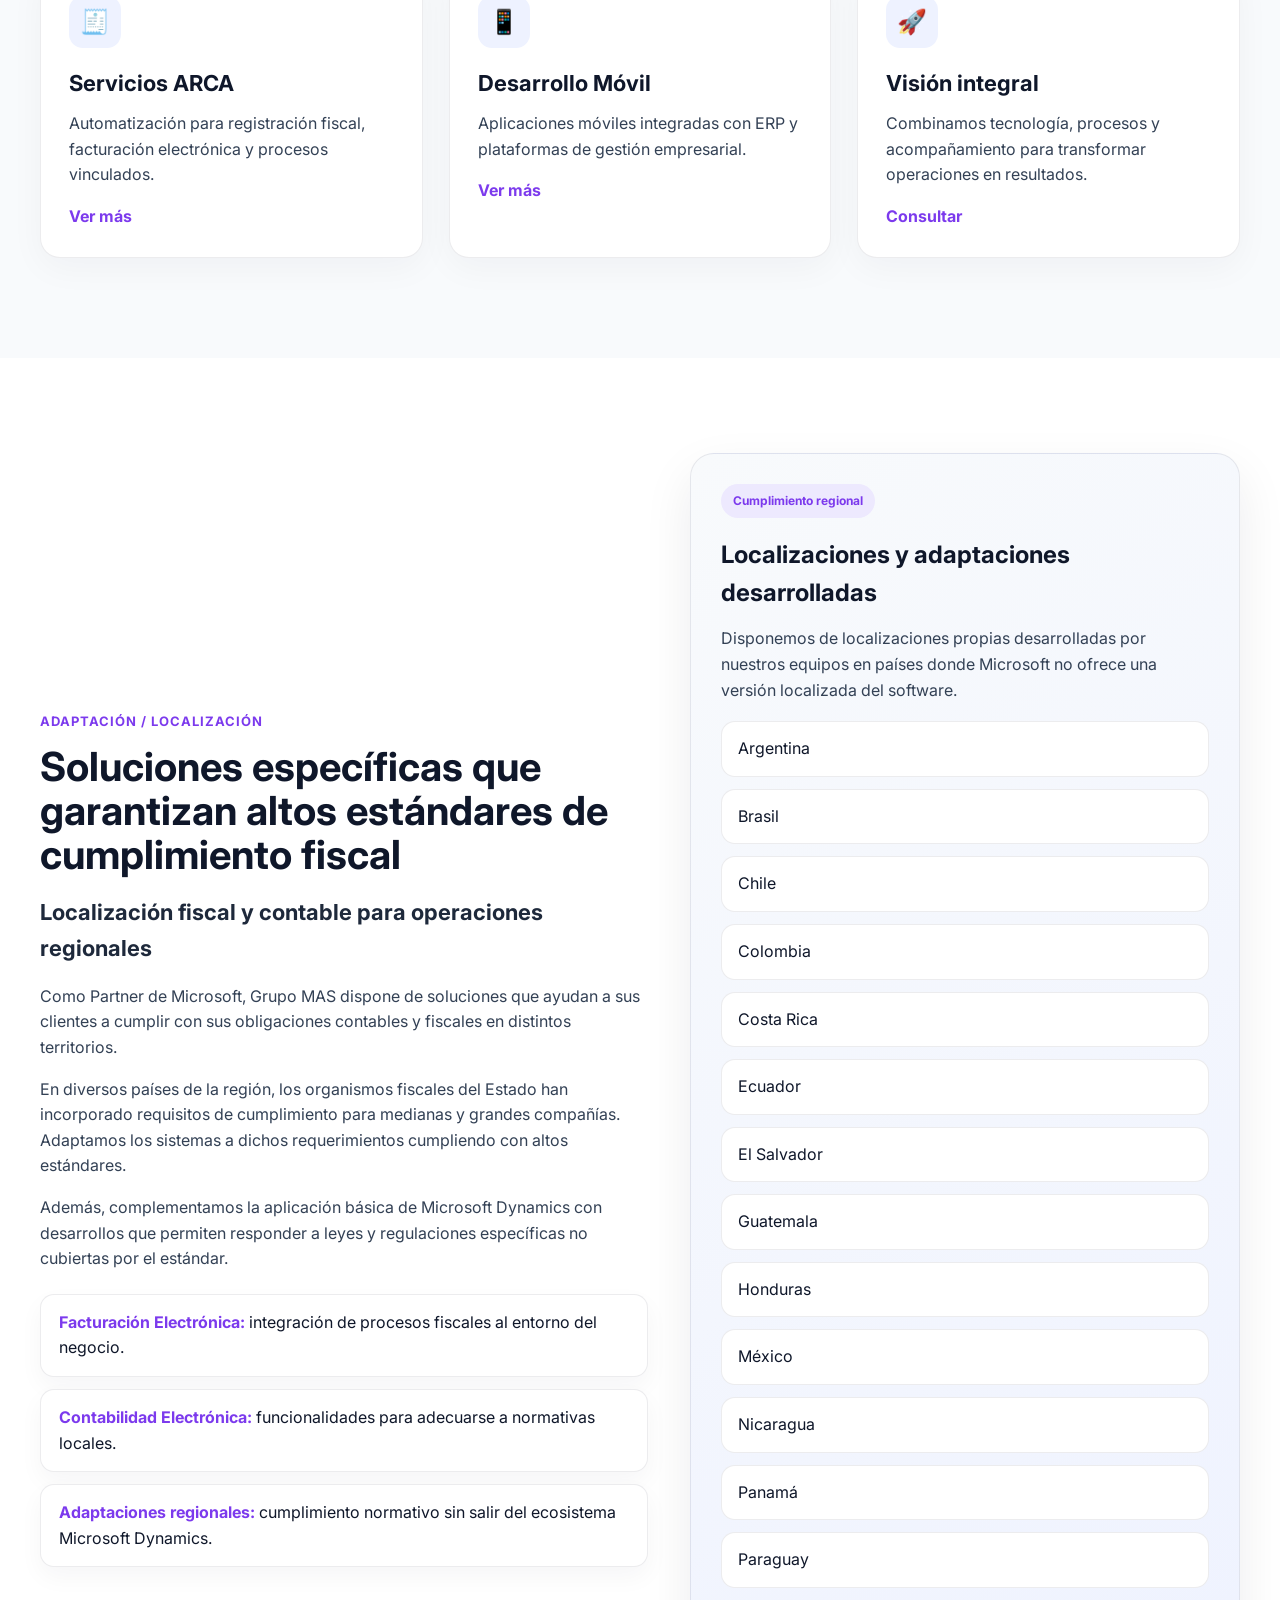
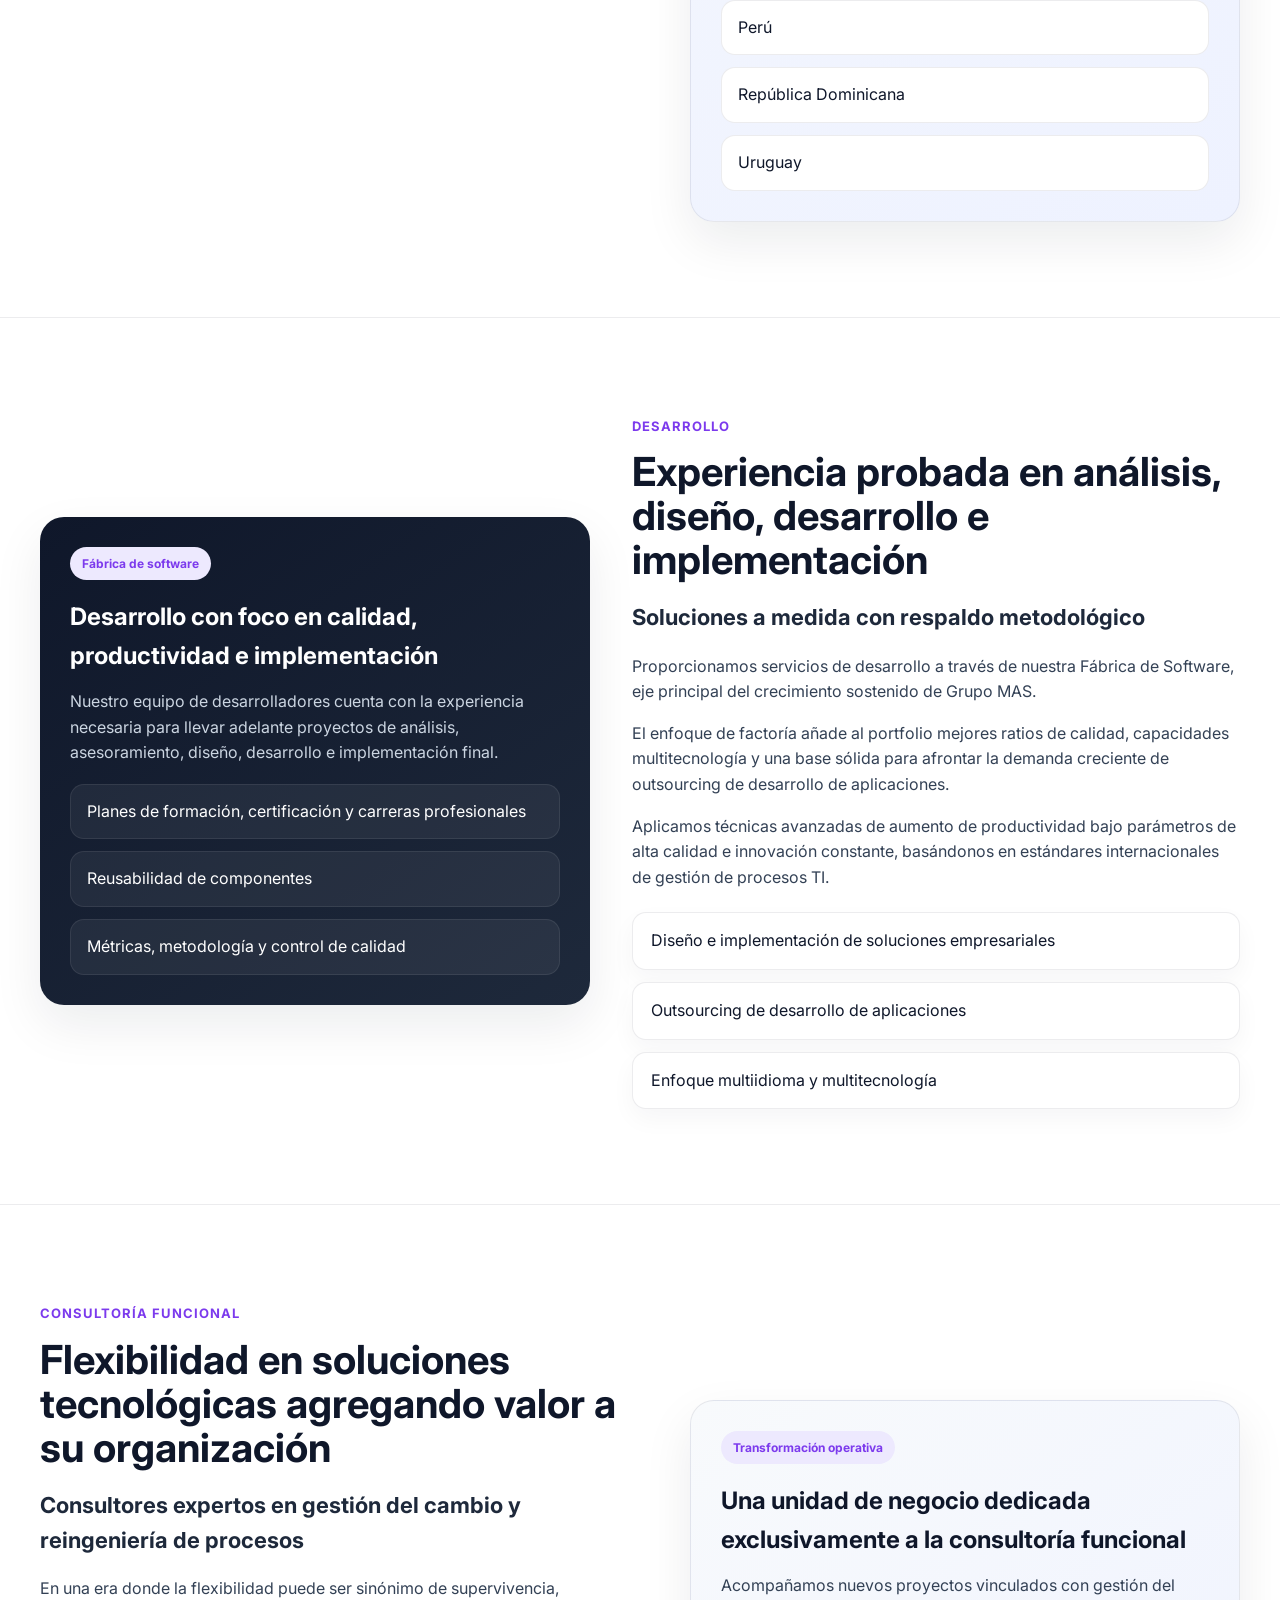
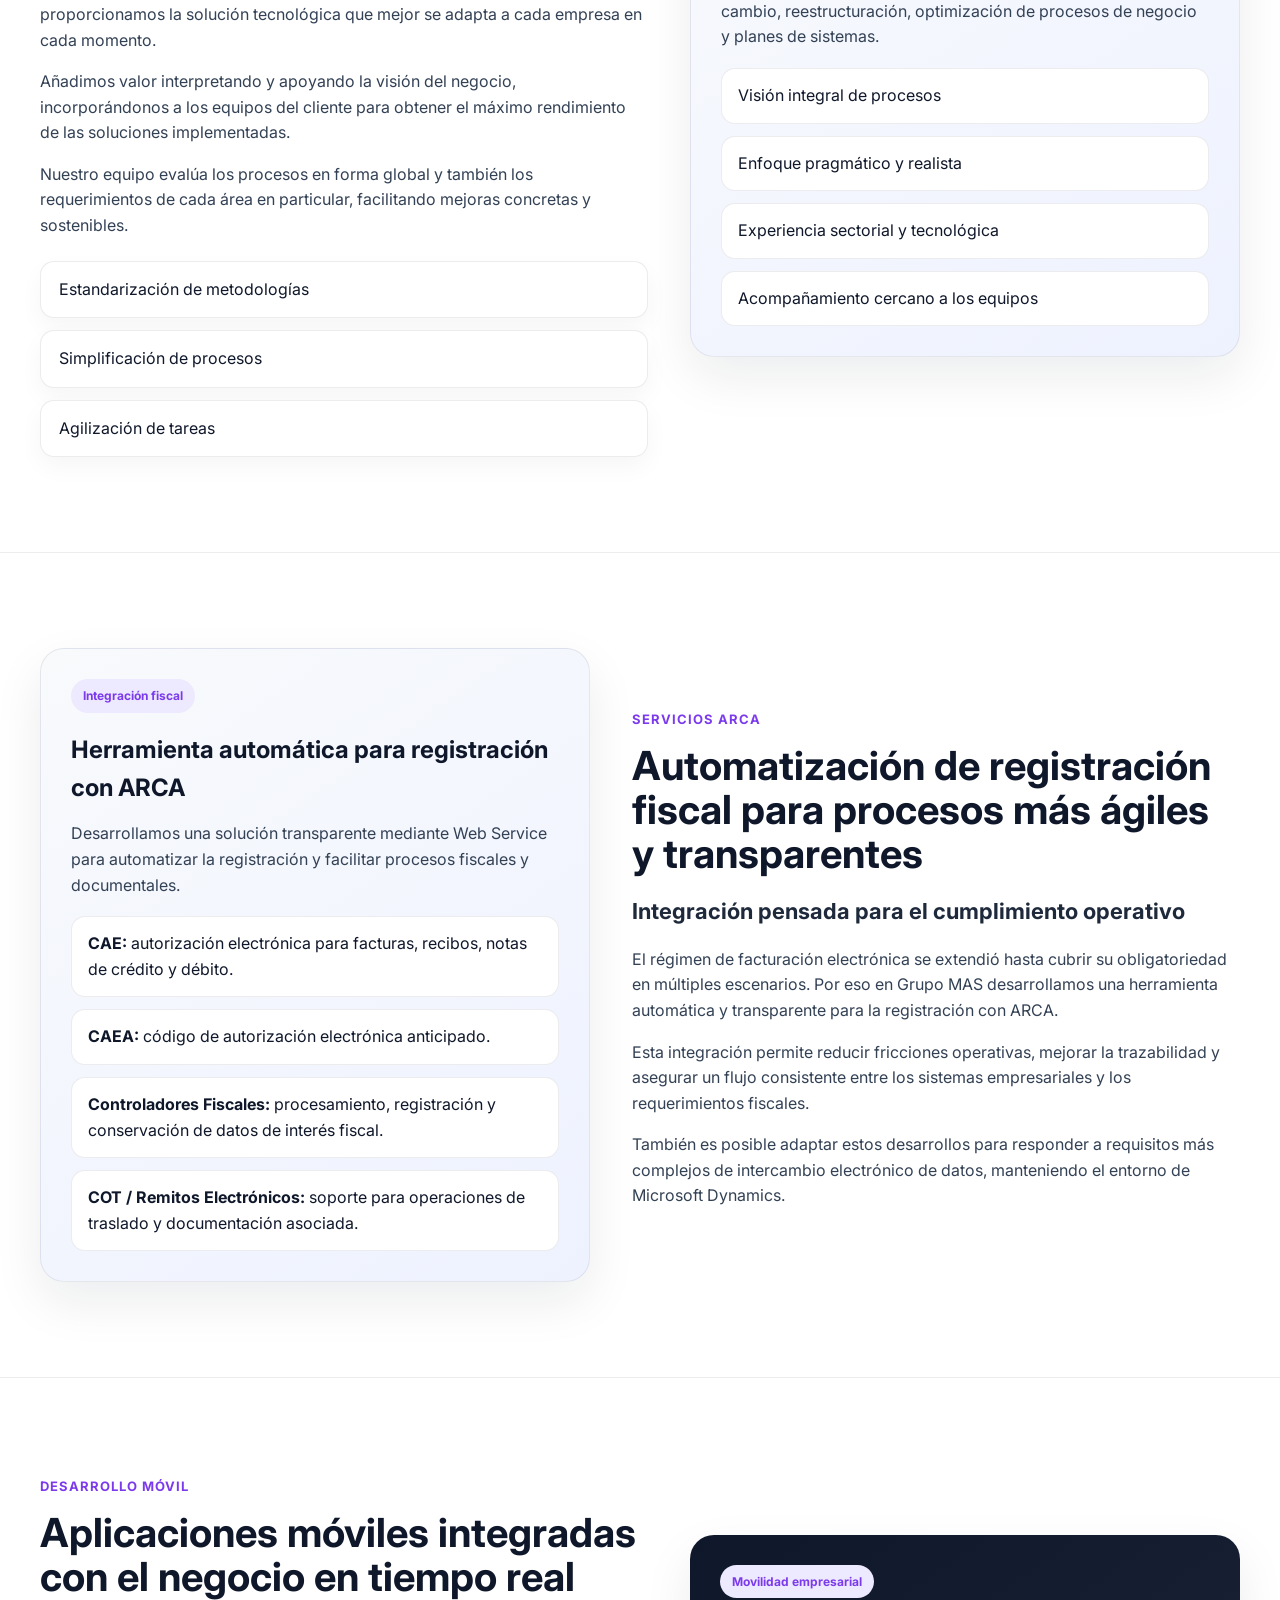
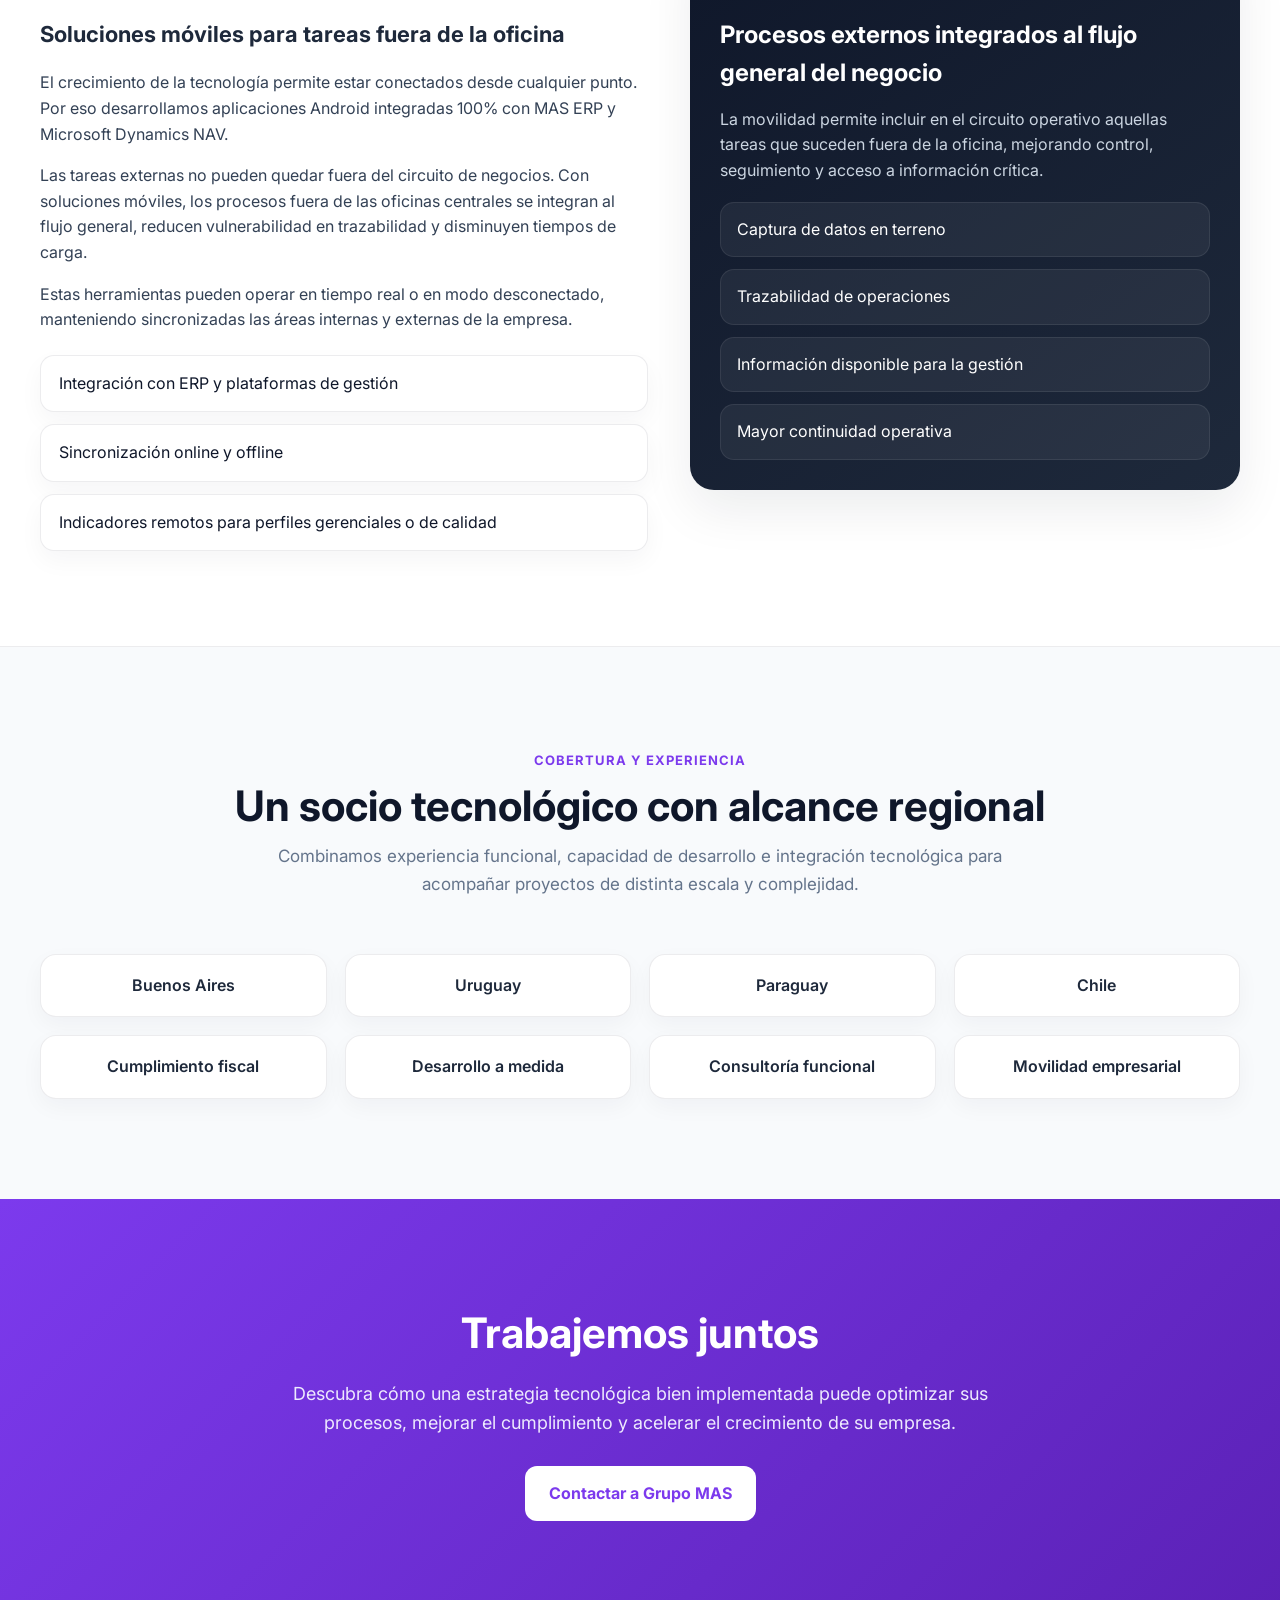
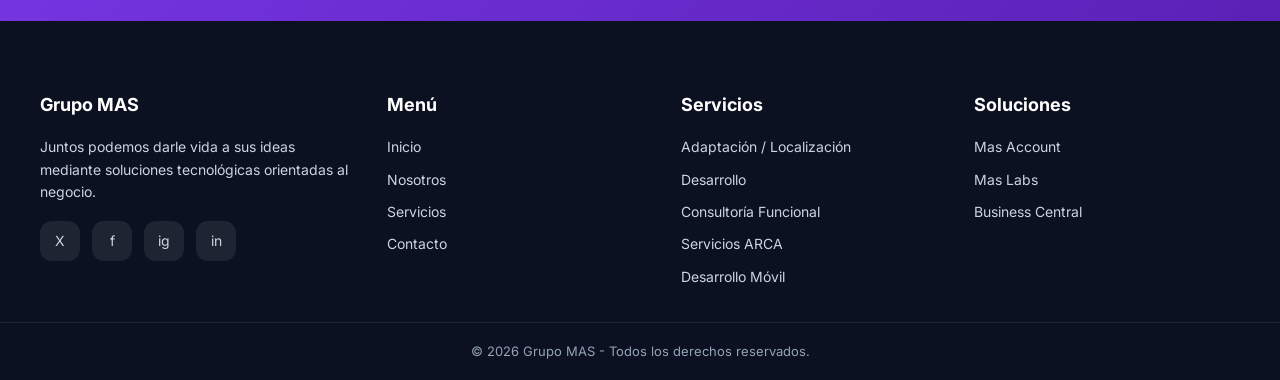
<file: grupomas_pro_website/Servicios.html>
<!DOCTYPE html>
<html lang="es">
<head>
<meta charset="UTF-8">
<meta name="viewport" content="width=device-width, initial-scale=1.0">
<title>Grupo MAS | Servicios</title>

<link href="https://fonts.googleapis.com/css2?family=Inter:wght@400;500;600;700;800&display=swap" rel="stylesheet">

<style>
:root{
  --primary:#7c3aed;
  --primary-dark:#6d28d9;
  --dark:#0f172a;
  --dark-2:#1e293b;
  --text:#334155;
  --muted:#64748b;
  --light:#f8fafc;
  --light-2:#eef2ff;
  --white:#ffffff;
  --border:rgba(15,23,42,0.08);
  --shadow:0 20px 50px rgba(15,23,42,0.08);
  --radius:22px;
}

*{
  margin:0;
  padding:0;
  box-sizing:border-box;
  font-family:'Inter',sans-serif;
}

html{
  scroll-behavior:smooth;
}

body{
  background:#ffffff;
  color:var(--dark);
  overflow-x:hidden;
  line-height:1.6;
}

a{
  text-decoration:none;
  color:inherit;
}

img{
  max-width:100%;
  display:block;
}

.container{
  width:min(1200px, calc(100% - 40px));
  margin:0 auto;
}

/* ISO lateral */
.iso-tab{
  position:fixed;
  right:0;
  top:50%;
  transform:translateY(-50%);
  z-index:9999;
  display:flex;
  align-items:center;
}

.iso-button{
  background:var(--primary);
  color:white;
  padding:15px 12px;
  font-weight:700;
  cursor:pointer;
  border-radius:12px 0 0 12px;
  writing-mode:vertical-rl;
  text-orientation:mixed;
  box-shadow:0 10px 25px rgba(124,58,237,0.25);
}

.iso-panel{
  width:0;
  overflow:hidden;
  background:white;
  transition:width 0.35s ease;
  box-shadow:-8px 0 30px rgba(0,0,0,0.18);
  display:flex;
  align-items:center;
  justify-content:center;
  border-radius:16px 0 0 16px;
}

.iso-panel img{
  width:100%;
  height:auto;
  max-width:280px;
  margin:20px;
}

.iso-panel.open{
  width:320px;
}

/* NAVBAR */
.navbar{
  position:fixed;
  top:0;
  left:0;
  width:100%;
  height:78px;
  display:flex;
  align-items:center;
  z-index:1000;
  background:rgba(15,23,42,0.92);
  backdrop-filter:blur(10px);
  border-bottom:1px solid rgba(255,255,255,0.06);
}

.navbar-inner{
  width:min(1200px, calc(100% - 40px));
  margin:0 auto;
  display:flex;
  align-items:center;
  justify-content:space-between;
  gap:20px;
}

.logo{
  height:46px;
}

.nav-links{
  list-style:none;
  display:flex;
  align-items:center;
  gap:22px;
}

.nav-links > li{
  position:relative;
}

.nav-links a{
  color:#fff;
  font-size:15px;
  font-weight:500;
  transition:0.3s;
  display:flex;
  align-items:center;
  gap:6px;
}

.nav-links a:hover,
.nav-links a.active{
  color:#c4b5fd;
}

.arrow{
  font-size:12px;
}

.nav-cta{
  padding:10px 16px;
  background:var(--primary);
  border-radius:10px;
  font-weight:700;
}

.nav-cta:hover{
  background:var(--primary-dark);
  color:#fff !important;
}

.has-dropdown .dropdown-menu{
  position:absolute;
  top:calc(100% + 14px);
  left:0;
  min-width:230px;
  background:#ffffff;
  border:1px solid rgba(15,23,42,0.08);
  border-radius:16px;
  box-shadow:0 20px 40px rgba(15,23,42,0.12);
  padding:10px 0;
  list-style:none;
  opacity:0;
  visibility:hidden;
  transform:translateY(8px);
  transition:all 0.25s ease;
  z-index:1001;
}

.has-dropdown:hover .dropdown-menu{
  opacity:1;
  visibility:visible;
  transform:translateY(0);
}

.dropdown-menu li{
  width:100%;
}

.dropdown-menu a{
  color:#0f172a;
  padding:11px 16px;
  display:block;
  font-size:14px;
  font-weight:500;
}

.dropdown-menu a:hover{
  background:#f8fafc;
  color:var(--primary);
}

.nav-toggle{
  display:none;
  background:none;
  border:none;
  color:white;
  font-size:28px;
  cursor:pointer;
}

/* HERO */
.hero{
  padding:165px 0 110px;
  background:linear-gradient(180deg,#ffffff 0%, #f4f6ff 100%);
  position:relative;
  overflow:hidden;
}

.hero::before{
  content:"";
  position:absolute;
  width:420px;
  height:420px;
  background:radial-gradient(circle, rgba(124,58,237,0.14) 0%, rgba(124,58,237,0) 70%);
  top:-120px;
  right:-100px;
}

.hero::after{
  content:"";
  position:absolute;
  width:340px;
  height:340px;
  background:radial-gradient(circle, rgba(59,130,246,0.10) 0%, rgba(59,130,246,0) 70%);
  bottom:-120px;
  left:-80px;
}

.hero-grid{
  display:grid;
  grid-template-columns:1.2fr 0.8fr;
  gap:60px;
  align-items:center;
  position:relative;
  z-index:1;
}

.badge{
  display:inline-block;
  font-size:13px;
  font-weight:700;
  letter-spacing:1px;
  text-transform:uppercase;
  color:var(--primary);
  margin-bottom:18px;
}

.hero h1{
  font-size:56px;
  line-height:1.05;
  letter-spacing:-1.5px;
  margin-bottom:22px;
}

.hero p{
  font-size:19px;
  color:var(--text);
  max-width:720px;
  margin-bottom:34px;
}

.hero-actions{
  display:flex;
  flex-wrap:wrap;
  gap:14px;
  margin-bottom:36px;
}

.btn{
  display:inline-flex;
  align-items:center;
  justify-content:center;
  padding:15px 24px;
  border-radius:12px;
  font-weight:700;
  transition:0.25s ease;
}

.btn-primary{
  background:var(--primary);
  color:#fff;
  box-shadow:0 14px 30px rgba(124,58,237,0.22);
}

.btn-primary:hover{
  background:var(--primary-dark);
  transform:translateY(-2px);
}

.btn-secondary{
  background:#fff;
  color:var(--dark);
  border:1px solid var(--border);
}

.btn-secondary:hover{
  transform:translateY(-2px);
  box-shadow:var(--shadow);
}

.hero-stats{
  display:flex;
  flex-wrap:wrap;
  gap:26px;
  color:var(--muted);
  font-size:14px;
}

.hero-stats span{
  display:block;
  color:var(--dark);
  font-size:24px;
  font-weight:800;
  line-height:1.1;
}

.hero-visual{
  background:linear-gradient(145deg, #0f172a 0%, #1e293b 100%);
  color:white;
  padding:34px;
  border-radius:28px;
  box-shadow:0 30px 60px rgba(15,23,42,0.22);
  position:relative;
  overflow:hidden;
}

.hero-visual::before{
  content:"";
  position:absolute;
  inset:auto -50px -50px auto;
  width:180px;
  height:180px;
  border-radius:50%;
  background:rgba(124,58,237,0.16);
}

.visual-card{
  position:relative;
  z-index:1;
  background:rgba(255,255,255,0.06);
  border:1px solid rgba(255,255,255,0.08);
  border-radius:20px;
  padding:24px;
  margin-bottom:18px;
}

.visual-card:last-child{
  margin-bottom:0;
}

.visual-card h3{
  font-size:18px;
  margin-bottom:8px;
}

.visual-card p{
  color:#cbd5e1;
  font-size:14px;
}

/* GENERAL SECTIONS */
.section{
  padding:100px 0;
}

.section-header{
  text-align:center;
  margin-bottom:56px;
}

.section-header .eyebrow{
  display:inline-block;
  color:var(--primary);
  font-size:13px;
  font-weight:700;
  text-transform:uppercase;
  letter-spacing:1px;
  margin-bottom:12px;
}

.section-header h2{
  font-size:42px;
  line-height:1.1;
  margin-bottom:14px;
}

.section-header p{
  max-width:760px;
  margin:0 auto;
  color:var(--muted);
  font-size:17px;
}

/* Cards servicios */
.services-overview{
  background:var(--light);
}

.services-grid{
  display:grid;
  grid-template-columns:repeat(3, 1fr);
  gap:26px;
}

.service-card{
  background:#fff;
  border:1px solid var(--border);
  border-radius:20px;
  padding:28px;
  box-shadow:0 10px 35px rgba(15,23,42,0.04);
  transition:0.28s ease;
}

.service-card:hover{
  transform:translateY(-8px);
  box-shadow:var(--shadow);
}

.service-icon{
  width:52px;
  height:52px;
  border-radius:14px;
  background:var(--light-2);
  display:flex;
  align-items:center;
  justify-content:center;
  font-size:24px;
  margin-bottom:18px;
}

.service-card h3{
  font-size:22px;
  margin-bottom:10px;
}

.service-card p{
  color:var(--text);
  margin-bottom:16px;
}

.service-card a{
  color:var(--primary);
  font-weight:700;
}

/* Bloques detallados */
.service-detail{
  padding:95px 0;
  border-bottom:1px solid var(--border);
}

.service-detail:last-of-type{
  border-bottom:none;
}

.detail-grid{
  display:grid;
  grid-template-columns:1.05fr 0.95fr;
  gap:42px;
  align-items:center;
}

.detail-grid.reverse{
  grid-template-columns:0.95fr 1.05fr;
}

.detail-copy .tag{
  display:inline-block;
  color:var(--primary);
  font-weight:700;
  text-transform:uppercase;
  font-size:13px;
  letter-spacing:1px;
  margin-bottom:14px;
}

.detail-copy h2{
  font-size:40px;
  line-height:1.1;
  margin-bottom:18px;
}

.detail-copy h3{
  font-size:22px;
  color:var(--dark-2);
  margin-bottom:18px;
}

.detail-copy p{
  color:var(--text);
  margin-bottom:16px;
  font-size:16px;
}

.feature-list{
  list-style:none;
  margin-top:22px;
  display:grid;
  gap:12px;
}

.feature-list li{
  background:#fff;
  border:1px solid var(--border);
  border-radius:14px;
  padding:15px 18px;
  color:var(--dark);
  box-shadow:0 10px 25px rgba(15,23,42,0.04);
}

.feature-list li strong{
  color:var(--primary);
}

.detail-visual{
  background:linear-gradient(145deg,#f8fafc 0%,#eef2ff 100%);
  border:1px solid var(--border);
  border-radius:24px;
  padding:30px;
  box-shadow:var(--shadow);
}

.visual-badge{
  display:inline-block;
  font-size:12px;
  font-weight:700;
  color:var(--primary);
  background:#ede9fe;
  padding:7px 12px;
  border-radius:999px;
  margin-bottom:18px;
}

.detail-visual h4{
  font-size:24px;
  margin-bottom:14px;
}

.detail-visual p{
  color:var(--text);
  margin-bottom:18px;
}

.mini-points{
  display:grid;
  gap:12px;
}

.mini-points div{
  background:#fff;
  border-radius:14px;
  padding:14px 16px;
  border:1px solid var(--border);
}

.dark-panel{
  background:linear-gradient(145deg, #0f172a 0%, #1e293b 100%);
  color:#fff;
  border:none;
}

.dark-panel p{
  color:#cbd5e1;
}

.dark-panel .mini-points div{
  background:rgba(255,255,255,0.06);
  border-color:rgba(255,255,255,0.08);
}

/* Cobertura / diferencial */
.coverage{
  background:#f8fafc;
}

.coverage-grid{
  display:grid;
  grid-template-columns:repeat(4, 1fr);
  gap:18px;
}

.coverage-item{
  background:#fff;
  border:1px solid var(--border);
  border-radius:16px;
  padding:18px;
  text-align:center;
  font-weight:600;
  color:var(--dark-2);
  box-shadow:0 8px 22px rgba(15,23,42,0.04);
}

/* CTA */
.cta{
  padding:100px 0;
  background:linear-gradient(135deg, #7c3aed 0%, #5b21b6 100%);
  color:#fff;
  text-align:center;
}

.cta h2{
  font-size:42px;
  margin-bottom:14px;
}

.cta p{
  max-width:760px;
  margin:0 auto 28px;
  color:#ede9fe;
  font-size:18px;
}

.cta .btn{
  background:#fff;
  color:var(--primary);
}

/* FOOTER */
.footer{
  background:#0b1120;
  color:#cbd5e1;
  padding:70px 0 0;
}

.footer-grid{
  display:grid;
  grid-template-columns:1.2fr 1fr 1fr 1fr;
  gap:28px;
  padding-bottom:34px;
}

.footer h3{
  color:#fff;
  font-size:18px;
  margin-bottom:16px;
}

.footer p,
.footer li,
.footer a{
  font-size:14px;
  color:#cbd5e1;
}

.footer ul{
  list-style:none;
  display:grid;
  gap:10px;
}

.social{
  display:flex;
  gap:12px;
  margin-top:18px;
  flex-wrap:wrap;
}

.social a{
  width:40px;
  height:40px;
  border-radius:12px;
  background:rgba(255,255,255,0.08);
  display:flex;
  align-items:center;
  justify-content:center;
  transition:0.25s ease;
}

.social a:hover{
  background:var(--primary);
  color:#fff;
}

.footer-bottom{
  border-top:1px solid rgba(255,255,255,0.08);
  padding:18px 0;
  text-align:center;
  font-size:13px;
  color:#94a3b8;
}

/* Responsive */
@media (max-width: 1080px){
  .hero-grid,
  .detail-grid,
  .detail-grid.reverse,
  .footer-grid{
    grid-template-columns:1fr;
  }

  .services-grid{
    grid-template-columns:repeat(2, 1fr);
  }

  .coverage-grid{
    grid-template-columns:repeat(3, 1fr);
  }

  .hero h1{
    font-size:46px;
  }
}

@media (max-width: 900px){
  .nav-toggle{
    display:block;
  }

  .nav-links{
    position:absolute;
    top:78px;
    left:0;
    width:100%;
    background:rgba(15,23,42,0.98);
    flex-direction:column;
    align-items:flex-start;
    padding:22px 20px;
    display:none;
    gap:14px;
  }

  .nav-links.show{
    display:flex;
  }

  .nav-links > li{
    width:100%;
  }

  .nav-links > li > a{
    width:100%;
    justify-content:space-between;
  }

  .has-dropdown .dropdown-menu{
    position:static;
    opacity:1;
    visibility:visible;
    transform:none;
    background:rgba(255,255,255,0.04);
    border:1px solid rgba(255,255,255,0.08);
    box-shadow:none;
    margin-top:10px;
    display:none;
    width:100%;
  }

  .has-dropdown.open .dropdown-menu{
    display:block;
  }

  .dropdown-menu a{
    color:#e2e8f0;
  }

  .dropdown-menu a:hover{
    background:rgba(255,255,255,0.06);
    color:#c4b5fd;
  }
}

@media (max-width: 820px){
  .hero{
    padding:145px 0 90px;
  }

  .section,
  .service-detail,
  .cta{
    padding:80px 0;
  }

  .section-header h2,
  .cta h2,
  .detail-copy h2{
    font-size:34px;
  }

  .hero h1{
    font-size:40px;
  }

  .services-grid{
    grid-template-columns:1fr;
  }

  .coverage-grid{
    grid-template-columns:repeat(2, 1fr);
  }

  .iso-tab{
    display:none;
  }
}

@media (max-width: 520px){
  .container{
    width:min(100% - 24px, 1200px);
  }

  .hero h1{
    font-size:34px;
  }

  .hero p{
    font-size:17px;
  }

  .section-header h2,
  .cta h2,
  .detail-copy h2{
    font-size:29px;
  }

  .coverage-grid{
    grid-template-columns:1fr;
  }

  .hero-stats{
    gap:18px;
  }

  .hero-stats span{
    font-size:20px;
  }
}
</style>
</head>

<body>

<!-- ISO -->
<div class="iso-tab">
  <div class="iso-button" onclick="toggleISO()">ISO 9001</div>
  <div class="iso-panel" id="isoPanel">
    <img src="assets/images/ISO.jpg" alt="Certificación ISO 9001">
  </div>
</div>

<!-- NAVBAR -->
<header class="navbar">
  <div class="navbar-inner">
    <a href="https://grupomas.software">
      <img src="assets/images/logo.png" class="logo" alt="Grupo MAS">
    </a>

    <button class="nav-toggle" onclick="toggleMenu()">☰</button>

    <nav>
      <ul class="nav-links" id="navLinks">
        <li><a href="https://grupomas.software">Inicio</a></li>
        <li><a href="Nosotros.html">Nosotros</a></li>

        <li class="has-dropdown">
          <a href="Servicios.html" class="active">Servicios <span class="arrow">▾</span></a>
          <ul class="dropdown-menu">
            <li><a href="#adaptacion">Adaptación / Localización</a></li>
            <li><a href="#desarrollo">Desarrollo</a></li>
            <li><a href="#consultoria">Consultoría Funcional</a></li>
            <li><a href="#arca">Servicios ARCA</a></li>
            <li><a href="#movil">Desarrollo Móvil</a></li>
          </ul>
        </li>

        <li class="has-dropdown">
          <a href="#">Soluciones <span class="arrow">▾</span></a>
          <ul class="dropdown-menu">
            <li><a href="https://www.masaccount.com.ar/" target="_blank">Mas Account</a></li>
            <li><a href="https://www.maslabs.com.ar/" target="_blank">Mas Labs</a></li>
            <li><a href="https://www.microsoft.com/es-es/dynamics-365/products/business-central">Business Central</a></li>
          </ul>
        </li>

        <li><a href="contacto.html">Contacto</a></li>
        
        
      </ul>
    </nav>
  </div>
</header>

<!-- HERO -->
<section class="hero">
  <div class="container hero-grid">
    <div>
      <span class="badge">GRUPO MAS</span>
      <h1>Servicios tecnológicos para impulsar la evolución de su empresa</h1>
      <p>
        Acompañamos a organizaciones en sus procesos de transformación con servicios de
        adaptación, desarrollo, consultoría funcional, integración fiscal con ARCA
        y soluciones móviles conectadas al negocio.
      </p>

      <div class="hero-actions">
        <a href="#servicios" class="btn btn-primary">Ver servicios</a>
        <a href="contacto.html" class="btn btn-secondary">Contactar</a>
      </div>

      <div class="hero-stats">
        <div><span>5</span> Líneas de servicio</div>
        <div><span>15+</span> Años de experiencia</div>
        <div><span>4</span> Países con presencia</div>
      </div>
    </div>

    <div class="hero-visual">
      <div class="visual-card">
        <h3>Servicios integrales</h3>
        <p>Diseñamos, implementamos y acompañamos soluciones alineadas con los procesos reales de cada empresa.</p>
      </div>
      <div class="visual-card">
        <h3>Enfoque práctico</h3>
        <p>Unimos conocimiento funcional, desarrollo y experiencia tecnológica para resolver necesidades concretas.</p>
      </div>
      <div class="visual-card">
        <h3>Escalabilidad</h3>
        <p>Trabajamos sobre plataformas empresariales y proyectos que permiten crecer con orden, trazabilidad y control.</p>
      </div>
    </div>
  </div>
</section>

<!-- OVERVIEW -->
<section class="section services-overview" id="servicios">
  <div class="container">
    <div class="section-header">
      <span class="eyebrow">Servicios</span>
      <h2>Una propuesta integral para cada etapa del negocio</h2>
      <p>
        Reunimos en una sola página las capacidades principales de Grupo MAS para que
        sus clientes puedan comprender rápidamente qué hacemos y cómo agregamos valor.
      </p>
    </div>

    <div class="services-grid">
      <article class="service-card">
        <div class="service-icon">🌍</div>
        <h3>Adaptación / Localización</h3>
        <p>Soluciones específicas que garantizan altos estándares de cumplimiento fiscal y contable.</p>
        <a href="#adaptacion">Ver más</a>
      </article>

      <article class="service-card">
        <div class="service-icon">💻</div>
        <h3>Desarrollo</h3>
        <p>Experiencia en análisis, diseño, desarrollo e implementación de soluciones empresariales.</p>
        <a href="#desarrollo">Ver más</a>
      </article>

      <article class="service-card">
        <div class="service-icon">🧩</div>
        <h3>Consultoría Funcional</h3>
        <p>Flexibilidad en soluciones tecnológicas agregando valor a su organización.</p>
        <a href="#consultoria">Ver más</a>
      </article>

      <article class="service-card">
        <div class="service-icon">🧾</div>
        <h3>Servicios ARCA</h3>
        <p>Automatización para registración fiscal, facturación electrónica y procesos vinculados.</p>
        <a href="#arca">Ver más</a>
      </article>

      <article class="service-card">
        <div class="service-icon">📱</div>
        <h3>Desarrollo Móvil</h3>
        <p>Aplicaciones móviles integradas con ERP y plataformas de gestión empresarial.</p>
        <a href="#movil">Ver más</a>
      </article>

      <article class="service-card">
        <div class="service-icon">🚀</div>
        <h3>Visión integral</h3>
        <p>Combinamos tecnología, procesos y acompañamiento para transformar operaciones en resultados.</p>
        <a href="contacto.html">Consultar</a>
      </article>
    </div>
  </div>
</section>

<!-- ADAPTACION -->
<section class="service-detail" id="adaptacion">
  <div class="container detail-grid">
    <div class="detail-copy">
      <span class="tag">Adaptación / Localización</span>
      <h2>Soluciones específicas que garantizan altos estándares de cumplimiento fiscal</h2>
      <h3>Localización fiscal y contable para operaciones regionales</h3>
      <p>
        Como Partner de Microsoft, Grupo MAS dispone de soluciones que ayudan a sus clientes
        a cumplir con sus obligaciones contables y fiscales en distintos territorios.
      </p>
      <p>
        En diversos países de la región, los organismos fiscales del Estado han incorporado
        requisitos de cumplimiento para medianas y grandes compañías. Adaptamos los sistemas
        a dichos requerimientos cumpliendo con altos estándares.
      </p>
      <p>
        Además, complementamos la aplicación básica de Microsoft Dynamics con desarrollos que
        permiten responder a leyes y regulaciones específicas no cubiertas por el estándar.
      </p>

      <ul class="feature-list">
        <li><strong>Facturación Electrónica:</strong> integración de procesos fiscales al entorno del negocio.</li>
        <li><strong>Contabilidad Electrónica:</strong> funcionalidades para adecuarse a normativas locales.</li>
        <li><strong>Adaptaciones regionales:</strong> cumplimiento normativo sin salir del ecosistema Microsoft Dynamics.</li>
      </ul>
    </div>

    <div class="detail-visual">
      <span class="visual-badge">Cumplimiento regional</span>
      <h4>Localizaciones y adaptaciones desarrolladas</h4>
      <p>
        Disponemos de localizaciones propias desarrolladas por nuestros equipos en países
        donde Microsoft no ofrece una versión localizada del software.
      </p>
      <div class="mini-points">
        <div>Argentina</div>
        <div>Brasil</div>
        <div>Chile</div>
        <div>Colombia</div>
        <div>Costa Rica</div>
        <div>Ecuador</div>
        <div>El Salvador</div>
        <div>Guatemala</div>
        <div>Honduras</div>
        <div>México</div>
        <div>Nicaragua</div>
        <div>Panamá</div>
        <div>Paraguay</div>
        <div>Perú</div>
        <div>República Dominicana</div>
        <div>Uruguay</div>
      </div>
    </div>
  </div>
</section>

<!-- DESARROLLO -->
<section class="service-detail" id="desarrollo">
  <div class="container detail-grid reverse">
    <div class="detail-visual dark-panel">
      <span class="visual-badge">Fábrica de software</span>
      <h4>Desarrollo con foco en calidad, productividad e implementación</h4>
      <p>
        Nuestro equipo de desarrolladores cuenta con la experiencia necesaria para llevar
        adelante proyectos de análisis, asesoramiento, diseño, desarrollo e implementación final.
      </p>
      <div class="mini-points">
        <div>Planes de formación, certificación y carreras profesionales</div>
        <div>Reusabilidad de componentes</div>
        <div>Métricas, metodología y control de calidad</div>
      </div>
    </div>

    <div class="detail-copy">
      <span class="tag">Desarrollo</span>
      <h2>Experiencia probada en análisis, diseño, desarrollo e implementación</h2>
      <h3>Soluciones a medida con respaldo metodológico</h3>
      <p>
        Proporcionamos servicios de desarrollo a través de nuestra Fábrica de Software,
        eje principal del crecimiento sostenido de Grupo MAS.
      </p>
      <p>
        El enfoque de factoría añade al portfolio mejores ratios de calidad, capacidades
        multitecnología y una base sólida para afrontar la demanda creciente de outsourcing
        de desarrollo de aplicaciones.
      </p>
      <p>
        Aplicamos técnicas avanzadas de aumento de productividad bajo parámetros de alta calidad
        e innovación constante, basándonos en estándares internacionales de gestión de procesos TI.
      </p>

      <ul class="feature-list">
        <li>Diseño e implementación de soluciones empresariales</li>
        <li>Outsourcing de desarrollo de aplicaciones</li>
        <li>Enfoque multiidioma y multitecnología</li>
      </ul>
    </div>
  </div>
</section>

<!-- CONSULTORIA -->
<section class="service-detail" id="consultoria">
  <div class="container detail-grid">
    <div class="detail-copy">
      <span class="tag">Consultoría Funcional</span>
      <h2>Flexibilidad en soluciones tecnológicas agregando valor a su organización</h2>
      <h3>Consultores expertos en gestión del cambio y reingeniería de procesos</h3>
      <p>
        En una era donde la flexibilidad puede ser sinónimo de supervivencia, proporcionamos
        la solución tecnológica que mejor se adapta a cada empresa en cada momento.
      </p>
      <p>
        Añadimos valor interpretando y apoyando la visión del negocio, incorporándonos a los
        equipos del cliente para obtener el máximo rendimiento de las soluciones implementadas.
      </p>
      <p>
        Nuestro equipo evalúa los procesos en forma global y también los requerimientos de cada
        área en particular, facilitando mejoras concretas y sostenibles.
      </p>

      <ul class="feature-list">
        <li>Estandarización de metodologías</li>
        <li>Simplificación de procesos</li>
        <li>Agilización de tareas</li>
      </ul>
    </div>

    <div class="detail-visual">
      <span class="visual-badge">Transformación operativa</span>
      <h4>Una unidad de negocio dedicada exclusivamente a la consultoría funcional</h4>
      <p>
        Acompañamos nuevos proyectos vinculados con gestión del cambio, reestructuración,
        optimización de procesos de negocio y planes de sistemas.
      </p>
      <div class="mini-points">
        <div>Visión integral de procesos</div>
        <div>Enfoque pragmático y realista</div>
        <div>Experiencia sectorial y tecnológica</div>
        <div>Acompañamiento cercano a los equipos</div>
      </div>
    </div>
  </div>
</section>

<!-- ARCA -->
<section class="service-detail" id="arca">
  <div class="container detail-grid reverse">
    <div class="detail-visual">
      <span class="visual-badge">Integración fiscal</span>
      <h4>Herramienta automática para registración con ARCA</h4>
      <p>
        Desarrollamos una solución transparente mediante Web Service para automatizar
        la registración y facilitar procesos fiscales y documentales.
      </p>
      <div class="mini-points">
        <div><strong>CAE:</strong> autorización electrónica para facturas, recibos, notas de crédito y débito.</div>
        <div><strong>CAEA:</strong> código de autorización electrónica anticipado.</div>
        <div><strong>Controladores Fiscales:</strong> procesamiento, registración y conservación de datos de interés fiscal.</div>
        <div><strong>COT / Remitos Electrónicos:</strong> soporte para operaciones de traslado y documentación asociada.</div>
      </div>
    </div>

    <div class="detail-copy">
      <span class="tag">Servicios ARCA</span>
      <h2>Automatización de registración fiscal para procesos más ágiles y transparentes</h2>
      <h3>Integración pensada para el cumplimiento operativo</h3>
      <p>
        El régimen de facturación electrónica se extendió hasta cubrir su obligatoriedad
        en múltiples escenarios. Por eso en Grupo MAS desarrollamos una herramienta automática
        y transparente para la registración con ARCA.
      </p>
      <p>
        Esta integración permite reducir fricciones operativas, mejorar la trazabilidad
        y asegurar un flujo consistente entre los sistemas empresariales y los requerimientos fiscales.
      </p>
      <p>
        También es posible adaptar estos desarrollos para responder a requisitos más complejos
        de intercambio electrónico de datos, manteniendo el entorno de Microsoft Dynamics.
      </p>
    </div>
  </div>
</section>

<!-- MOVIL -->
<section class="service-detail" id="movil">
  <div class="container detail-grid">
    <div class="detail-copy">
      <span class="tag">Desarrollo Móvil</span>
      <h2>Aplicaciones móviles integradas con el negocio en tiempo real</h2>
      <h3>Soluciones móviles para tareas fuera de la oficina</h3>
      <p>
        El crecimiento de la tecnología permite estar conectados desde cualquier punto.
        Por eso desarrollamos aplicaciones Android integradas 100% con MAS ERP y
        Microsoft Dynamics NAV.
      </p>
      <p>
        Las tareas externas no pueden quedar fuera del circuito de negocios. Con soluciones
        móviles, los procesos fuera de las oficinas centrales se integran al flujo general,
        reducen vulnerabilidad en trazabilidad y disminuyen tiempos de carga.
      </p>
      <p>
        Estas herramientas pueden operar en tiempo real o en modo desconectado, manteniendo
        sincronizadas las áreas internas y externas de la empresa.
      </p>

      <ul class="feature-list">
        <li>Integración con ERP y plataformas de gestión</li>
        <li>Sincronización online y offline</li>
        <li>Indicadores remotos para perfiles gerenciales o de calidad</li>
      </ul>
    </div>

    <div class="detail-visual dark-panel">
      <span class="visual-badge">Movilidad empresarial</span>
      <h4>Procesos externos integrados al flujo general del negocio</h4>
      <p>
        La movilidad permite incluir en el circuito operativo aquellas tareas que suceden
        fuera de la oficina, mejorando control, seguimiento y acceso a información crítica.
      </p>
      <div class="mini-points">
        <div>Captura de datos en terreno</div>
        <div>Trazabilidad de operaciones</div>
        <div>Información disponible para la gestión</div>
        <div>Mayor continuidad operativa</div>
      </div>
    </div>
  </div>
</section>

<!-- DIFERENCIALES -->
<section class="section coverage">
  <div class="container">
    <div class="section-header">
      <span class="eyebrow">Cobertura y experiencia</span>
      <h2>Un socio tecnológico con alcance regional</h2>
      <p>
        Combinamos experiencia funcional, capacidad de desarrollo e integración tecnológica
        para acompañar proyectos de distinta escala y complejidad.
      </p>
    </div>

    <div class="coverage-grid">
      <div class="coverage-item">Buenos Aires</div>
      <div class="coverage-item">Uruguay</div>
      <div class="coverage-item">Paraguay</div>
      <div class="coverage-item">Chile</div>
      <div class="coverage-item">Cumplimiento fiscal</div>
      <div class="coverage-item">Desarrollo a medida</div>
      <div class="coverage-item">Consultoría funcional</div>
      <div class="coverage-item">Movilidad empresarial</div>
    </div>
  </div>
</section>

<!-- CTA -->
<section class="cta">
  <div class="container">
    <h2>Trabajemos juntos</h2>
    <p>
      Descubra cómo una estrategia tecnológica bien implementada puede optimizar sus procesos,
      mejorar el cumplimiento y acelerar el crecimiento de su empresa.
    </p>
    <a href="contacto.html" class="btn">Contactar a Grupo MAS</a>
  </div>
</section>

<!-- FOOTER -->
<footer class="footer">
  <div class="container footer-grid">
    <div>
      <h3>Grupo MAS</h3>
      <p>Juntos podemos darle vida a sus ideas mediante soluciones tecnológicas orientadas al negocio.</p>

      <div class="social">
        <a href="https://twitter.com/grupomas_soft?lang=en" target="_blank" aria-label="Twitter">X</a>
        <a href="https://www.facebook.com/GrupoMAS.Software/reviews/" target="_blank" aria-label="Facebook">f</a>
        <a href="https://www.instagram.com/grupomas.software/?hl=es-la" target="_blank" aria-label="Instagram">ig</a>
        <a href="https://www.linkedin.com/company/1153944/admin/" target="_blank" aria-label="LinkedIn">in</a>
      </div>
    </div>

    <div>
      <h3>Menú</h3>
      <ul>
        <li><a href="https://grupomas.software/">Inicio</a></li>
        <li><a href="Nosotros.html">Nosotros</a></li>
        <li><a href="Servicios.html">Servicios</a></li>
        <li><a href="contacto.html">Contacto</a></li>
      </ul>
    </div>

    <div>
      <h3>Servicios</h3>
      <ul>
        <li><a href="#adaptacion">Adaptación / Localización</a></li>
        <li><a href="#desarrollo">Desarrollo</a></li>
        <li><a href="#consultoria">Consultoría Funcional</a></li>
        <li><a href="#arca">Servicios ARCA</a></li>
        <li><a href="#movil">Desarrollo Móvil</a></li>
      </ul>
    </div>

    <div>
      <h3>Soluciones</h3>
      <ul>
        <li><a href="https://www.masaccount.com.ar/" target="_blank">Mas Account</a></li>
        <li><a href="https://www.maslabs.com.ar/" target="_blank">Mas Labs</a></li>
        <li><a href="./solution/business-central.html">Business Central</a></li>
      </ul>
    </div>
  </div>

  <div class="footer-bottom">
    © 2026 Grupo MAS - Todos los derechos reservados.
  </div>
</footer>

<script>
function toggleISO(){
  const panel = document.getElementById("isoPanel");
  panel.classList.toggle("open");
}

function toggleMenu(){
  const nav = document.getElementById("navLinks");
  nav.classList.toggle("show");
}

document.querySelectorAll(".has-dropdown > a").forEach(function(link){
  link.addEventListener("click", function(e){
    if(window.innerWidth <= 900){
      e.preventDefault();
      this.parentElement.classList.toggle("open");
    }
  });
});
</script>

</body>
</html>
</file>
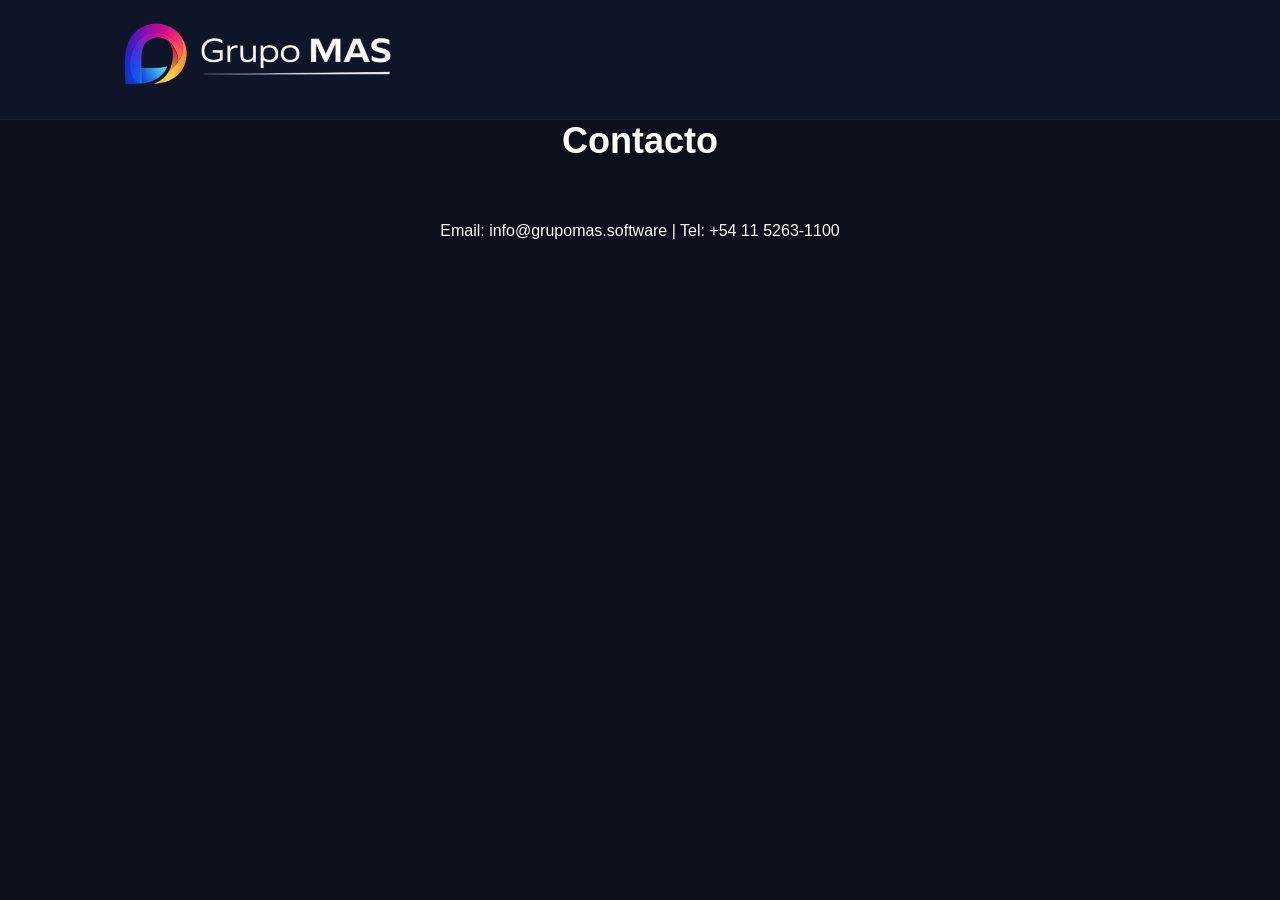
<file: grupomas_pro_website/pages/contacto.html>
<!DOCTYPE html>
<html lang="es">
<head>
<meta charset="UTF-8">
<meta name="viewport" content="width=device-width, initial-scale=1.0">
<title>Contacto | Grupo MAS</title>
<link rel="stylesheet" href="../css/styles.css">
</head>
<body>

<header class="navbar">
<div class="container nav-content">
<a href="../index.html">
<img src="../assets/images/logo.png" class="logo">
</a>
</div>
</header>

<section class="section">
<h2>Contacto</h2>
<p>Email: info@grupomas.software | Tel: +54 11 5263-1100</p>
</section>

<script src="../js/main.js"></script>
</body>
</html>
</file>
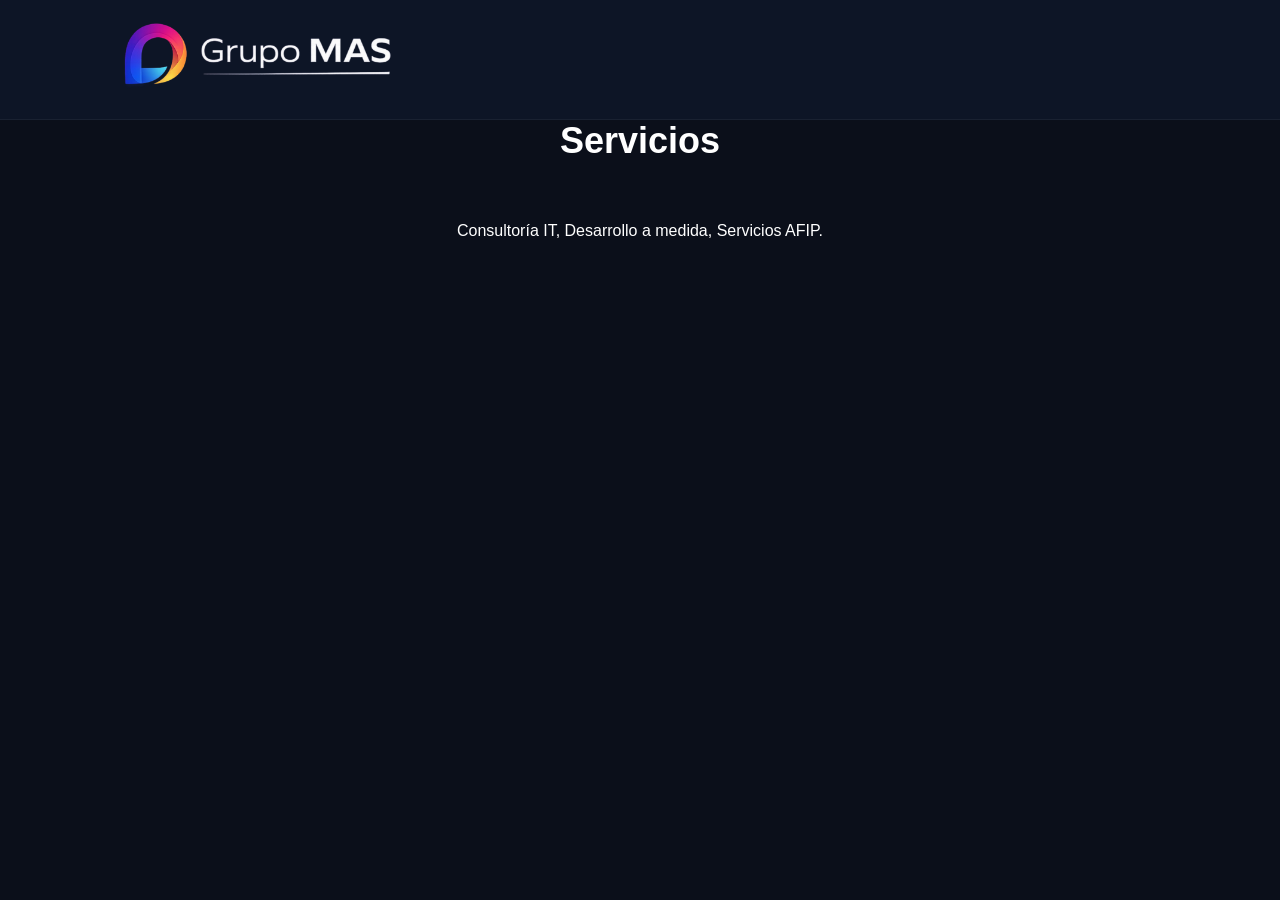
<file: grupomas_pro_website/pages/servicios.html>
<!DOCTYPE html>
<html lang="es">
<head>
<meta charset="UTF-8">
<meta name="viewport" content="width=device-width, initial-scale=1.0">
<title>Servicios | Grupo MAS</title>
<link rel="stylesheet" href="../css/styles.css">
</head>
<body>

<header class="navbar">
<div class="container nav-content">
<a href="../index.html">
<img src="../assets/images/logo.png" class="logo">
</a>
</div>
</header>

<section class="section">
<h2>Servicios</h2>
<p>Consultoría IT, Desarrollo a medida, Servicios AFIP.</p>
</section>

<script src="../js/main.js"></script>
</body>
</html>
</file>
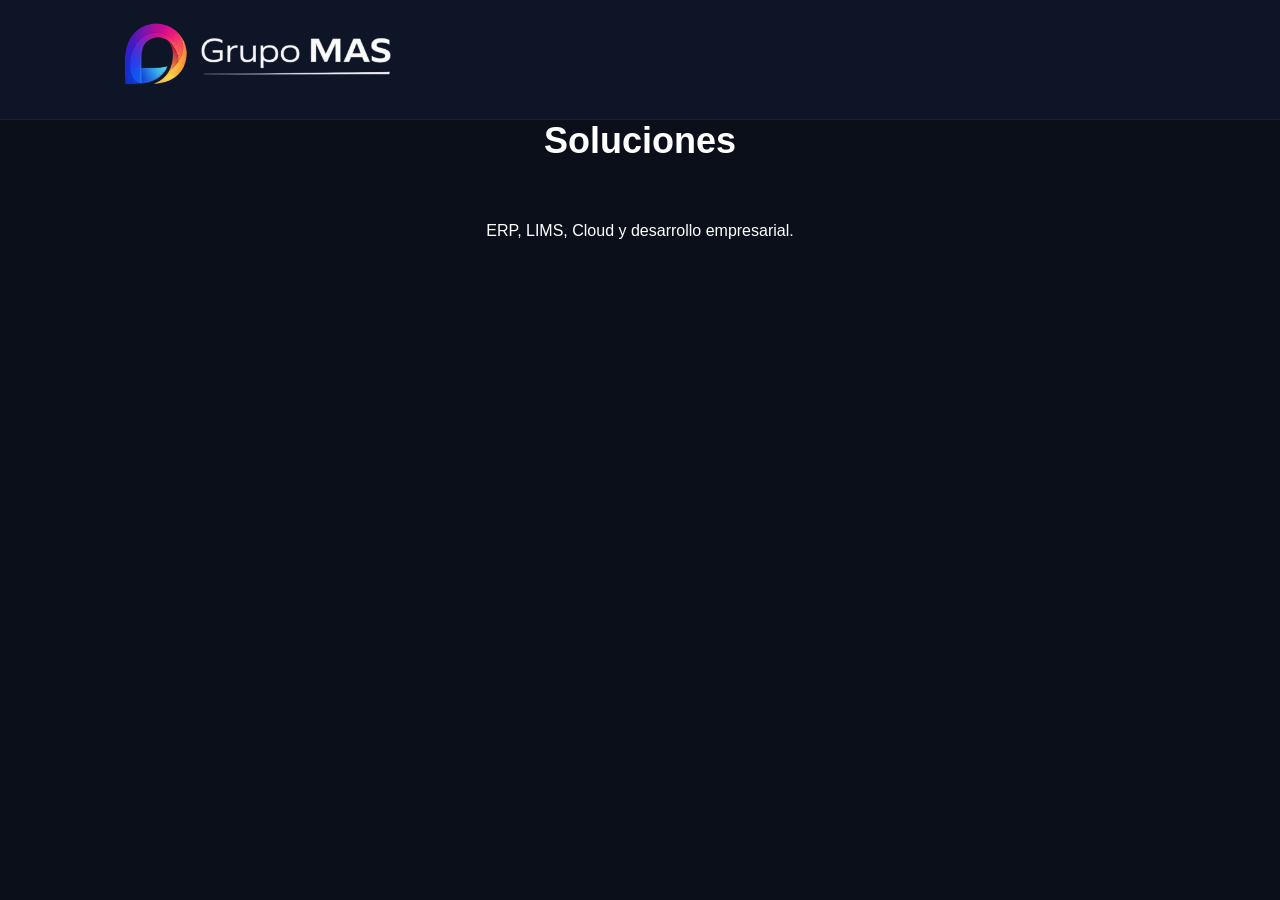
<file: grupomas_pro_website/pages/soluciones.html>
<!DOCTYPE html>
<html lang="es">
<head>
<meta charset="UTF-8">
<meta name="viewport" content="width=device-width, initial-scale=1.0">
<title>Soluciones | Grupo MAS</title>
<link rel="stylesheet" href="../css/styles.css">
</head>
<body>

<header class="navbar">
<div class="container nav-content">
<a href="../index.html">
<img src="../assets/images/logo.png" class="logo">
</a>
</div>
</header>

<section class="section">
<h2>Soluciones</h2>
<p>ERP, LIMS, Cloud y desarrollo empresarial.</p>
</section>

<script src="../js/main.js"></script>
</body>
</html>
</file>
<file: grupomas_pro_website/css/styles.css>
/* ============================= */
/* RESET */
/* ============================= */

*{
    margin:0;
    padding:0;
    box-sizing:border-box;
    font-family: 'Segoe UI', Arial, sans-serif;
}

body{
    background:#0b0f1a;
    color:white;
    overflow-x:hidden;
}

/* ============================= */
/* CONTAINER */
/* ============================= */

.container{
    width:90%;
    max-width:1200px;
    margin:auto;
}

/* ============================= */
/* NAVBAR */
/* ============================= */

.navbar{
    background:rgba(15,23,42,0.85);
    backdrop-filter: blur(10px);
    padding:20px 60px;
    position:fixed;
    width:100%;
    top:0;
    z-index:1000;
    border-bottom:1px solid rgba(255,255,255,0.05);
}

.nav-content{
    display:flex;
    justify-content:space-between;
    align-items:center;
}

.navbar ul{
    list-style:none;
    display:flex;
    gap:35px;
}

.navbar a{
    color:white;
    text-decoration:none;
    font-weight:500;
    font-size:16px;
    transition:0.3s ease;
}

.navbar a:hover{
    color:#7c3aed;
}

/* LOGO AJUSTADO */
.logo{
    height:75px;   /* antes 100px era demasiado */
    transition:0.3s ease;
}

.logo:hover{
    transform:scale(1.05);
}

/* ============================= */
/* HERO */
/* ============================= */

.hero{
    height:100vh;
    background-image: url("../assets/images/hero.jpg");
    background-size: cover;
    background-position: center;
    background-repeat: no-repeat;

    display:flex;
    align-items:center;
    justify-content:center;
    text-align:center;

    padding-top:140px;
    position:relative;
}

/* Overlay más elegante */
.overlay{
    background:rgba(0,0,0,0.55);
    padding:70px;
    border-radius:25px;
    max-width:1000px;
    backdrop-filter: blur(6px);
}

.hero h1{
    font-size:52px;
    font-weight:700;
    margin-bottom:25px;
    line-height:1.2;
}

.hero p{
    font-size:22px;
    opacity:0.95;
}

/* ============================= */
/* SECTIONS */
/* ============================= */

.section{
    padding:120px 60px;
    text-align:center;
}

.section h2{
    font-size:36px;
    margin-bottom:60px;
}

/* ============================= */
/* GRID */
/* ============================= */

.grid{
    display:grid;
    grid-template-columns:repeat(auto-fit,minmax(280px,1fr));
    gap:40px;
}

.card{
    background:#1f2937;
    padding:50px 40px;
    border-radius:20px;
    transition:0.3s ease;
    border:1px solid rgba(255,255,255,0.05);
}

.card:hover{
    transform:translateY(-12px);
    background:#273449;
    border:1px solid rgba(124,58,237,0.4);
}

/* ============================= */
/* CTA SECTION */
/* ============================= */

.cta{
    background:linear-gradient(135deg,#1e1b4b,#312e81);
    padding:100px 40px;
    text-align:center;
}

.cta h2{
    font-size:36px;
    margin-bottom:30px;
}

.cta button{
    background:#7c3aed;
    border:none;
    padding:16px 40px;
    border-radius:10px;
    color:white;
    font-size:16px;
    cursor:pointer;
    transition:0.3s ease;
}

.cta button:hover{
    background:#6d28d9;
    transform:translateY(-3px);
}

/* ============================= */
/* FOOTER */
/* ============================= */

.footer{
    text-align:center;
    padding:50px;
    background:#0f172a;
    margin-top:80px;
    font-size:14px;
    opacity:0.8;
}

/* ============================= */
/* RESPONSIVE */
/* ============================= */

@media(max-width:992px){

    .logo{
        height:65px;
    }

    .hero h1{
        font-size:38px;
    }

    .overlay{
        padding:40px;
    }

}

@media(max-width:768px){

    .navbar{
        padding:20px;
    }

    .navbar ul{
        gap:20px;
    }

    .hero{
        padding-top:160px;
    }

    .hero h1{
        font-size:30px;
    }

    .hero p{
        font-size:18px;
    }

    .section{
        padding:80px 20px;
    }

}

/* ============================= */
/* CERTIFICADO ISO */
/* ============================= */

.iso-section{
text-align:center;
margin:60px 0;
}

.iso-toggle{
background:#7c3aed;
color:white;
border:none;
padding:12px 25px;
border-radius:8px;
font-weight:600;
cursor:pointer;
}

.iso-content{
max-height:0;
overflow:hidden;
transition:max-height 0.4s ease;
margin-top:20px;
}

.iso-content img{
height:140px; /* tamaño de la imagen */
}

.iso-content.active{
max-height:400px;
}
</file>
